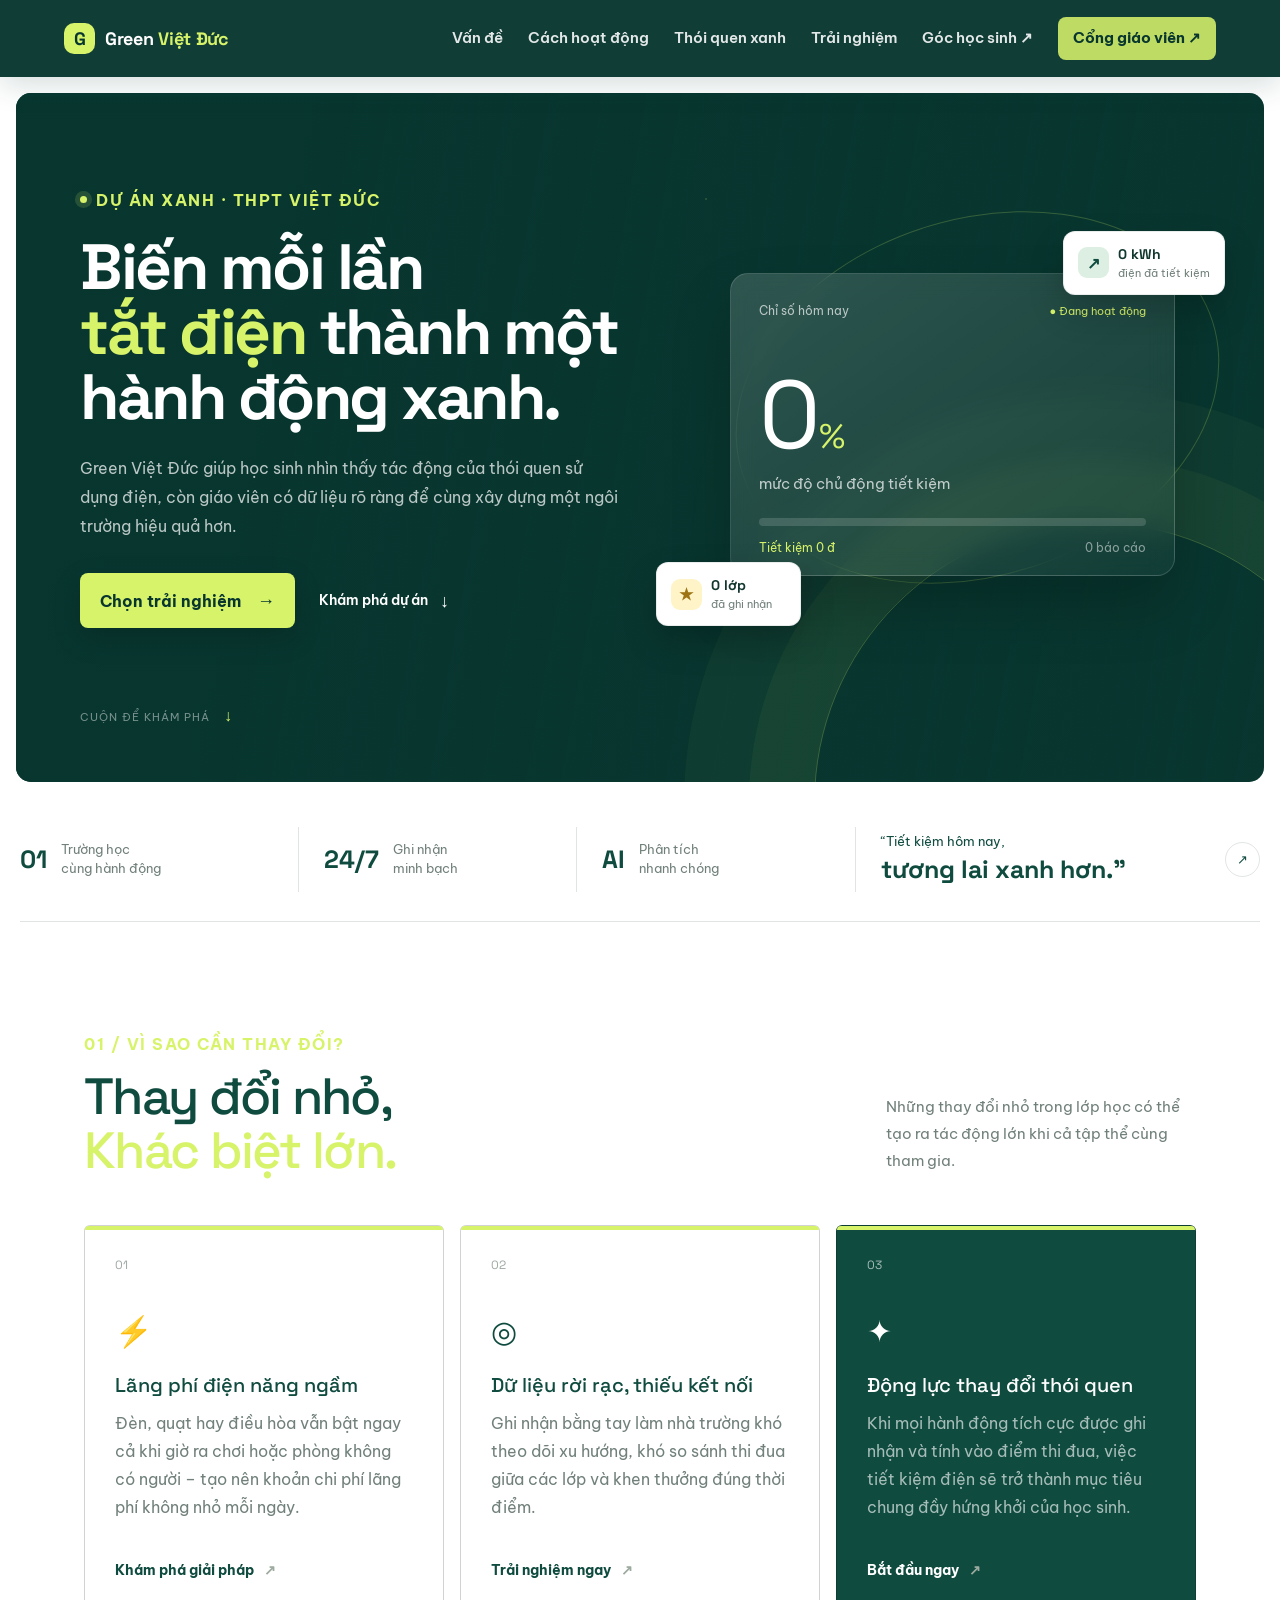
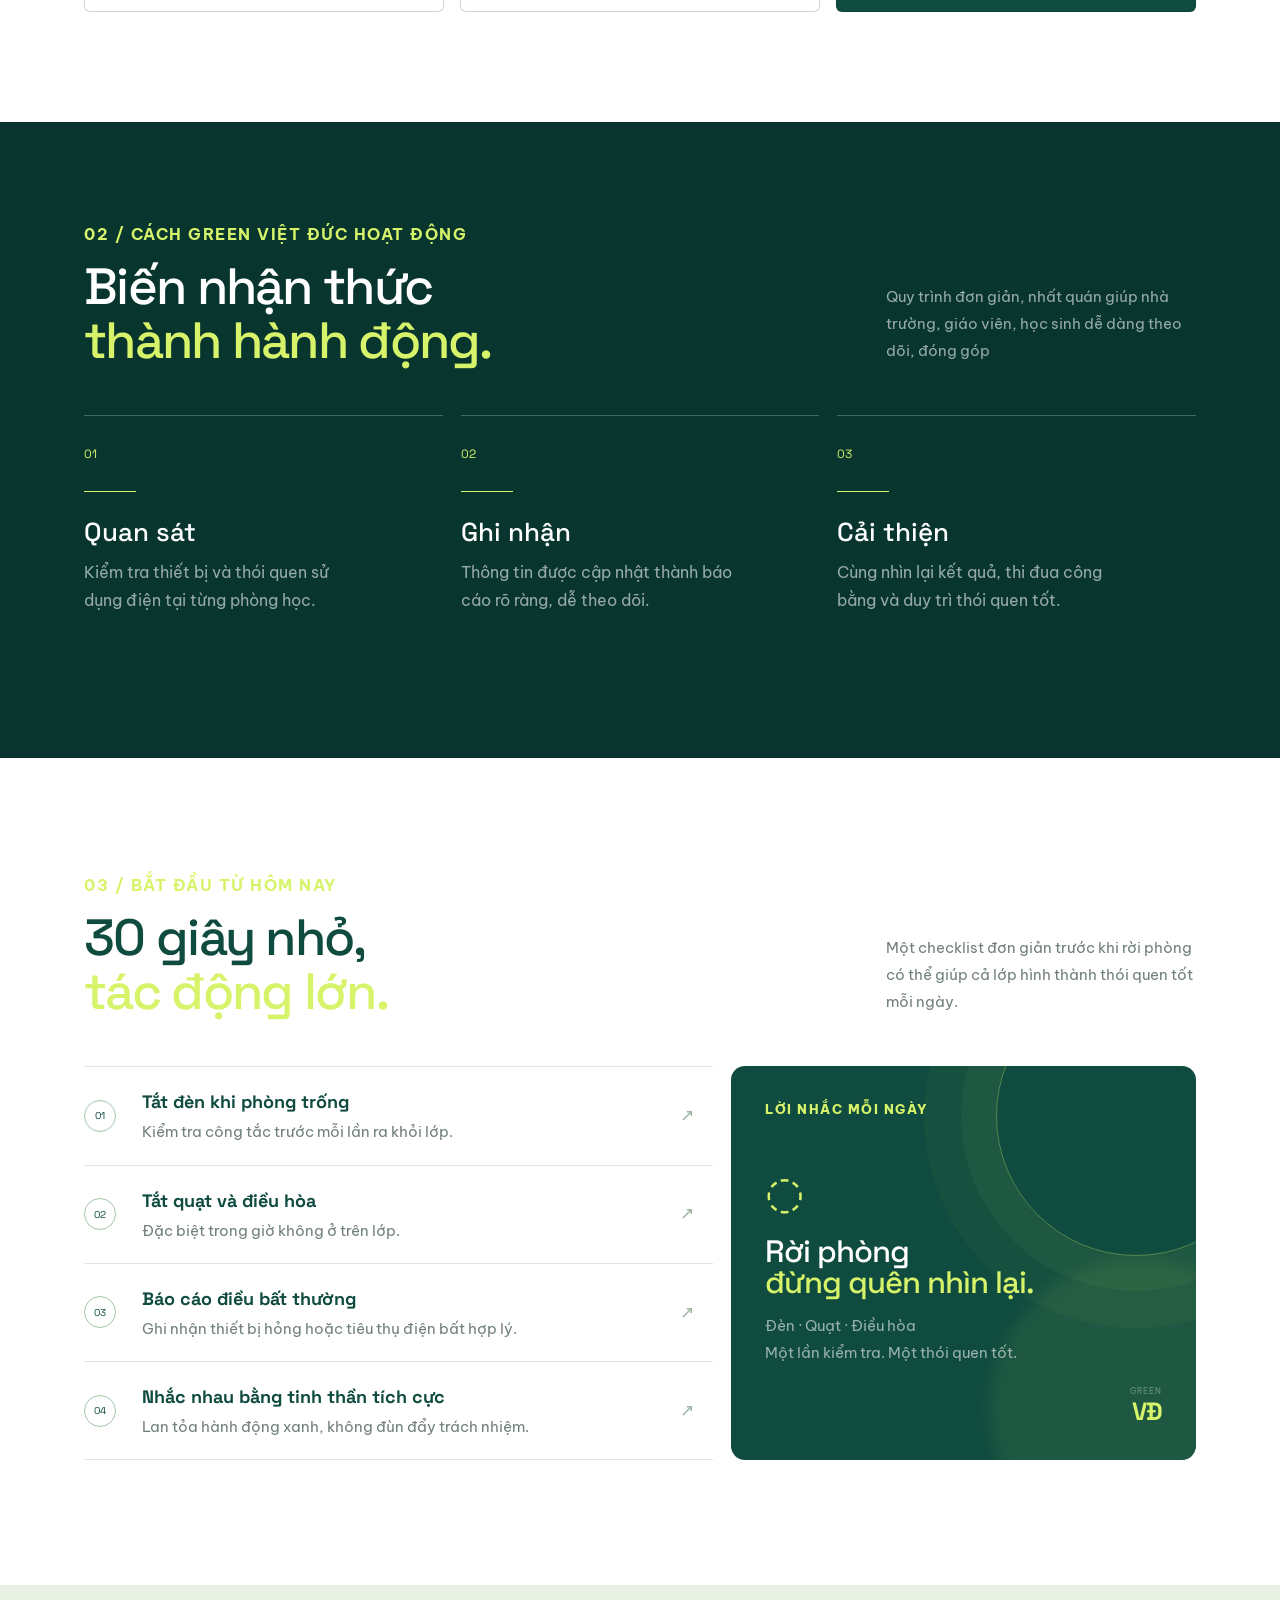
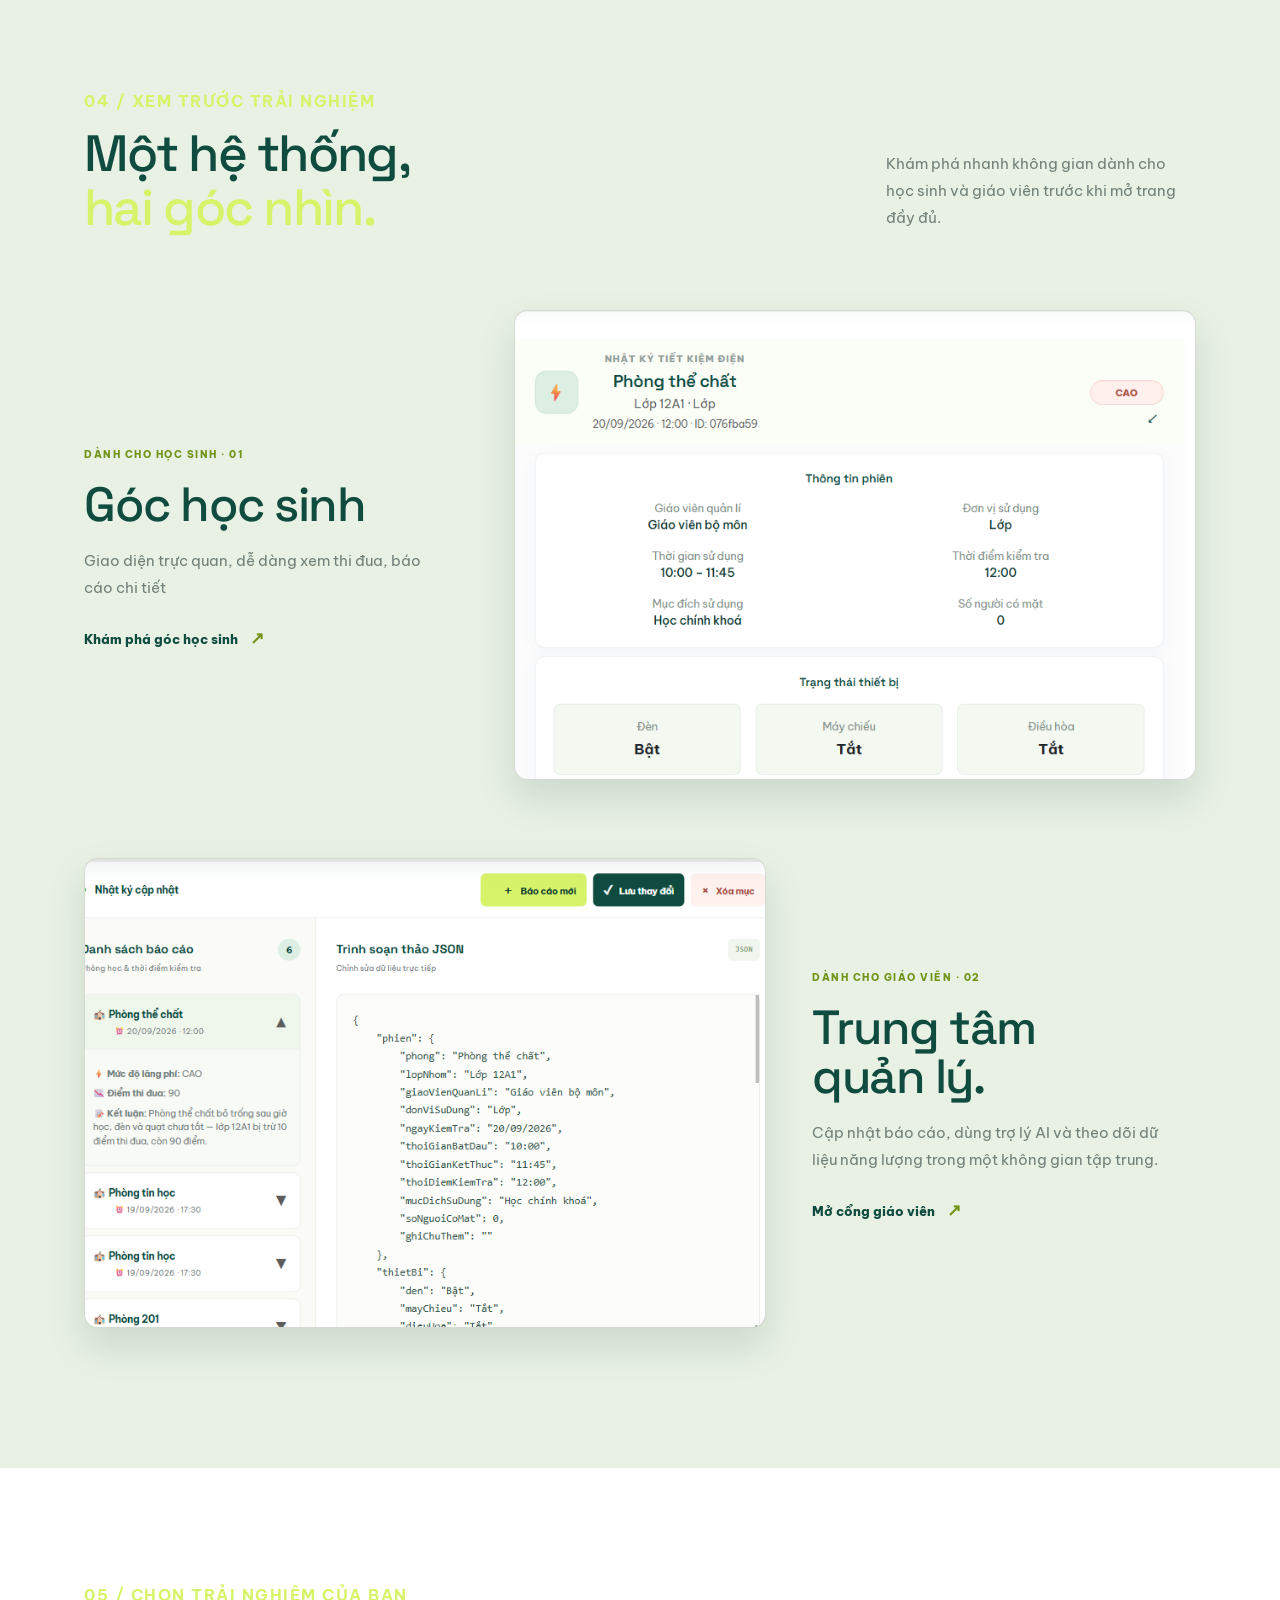
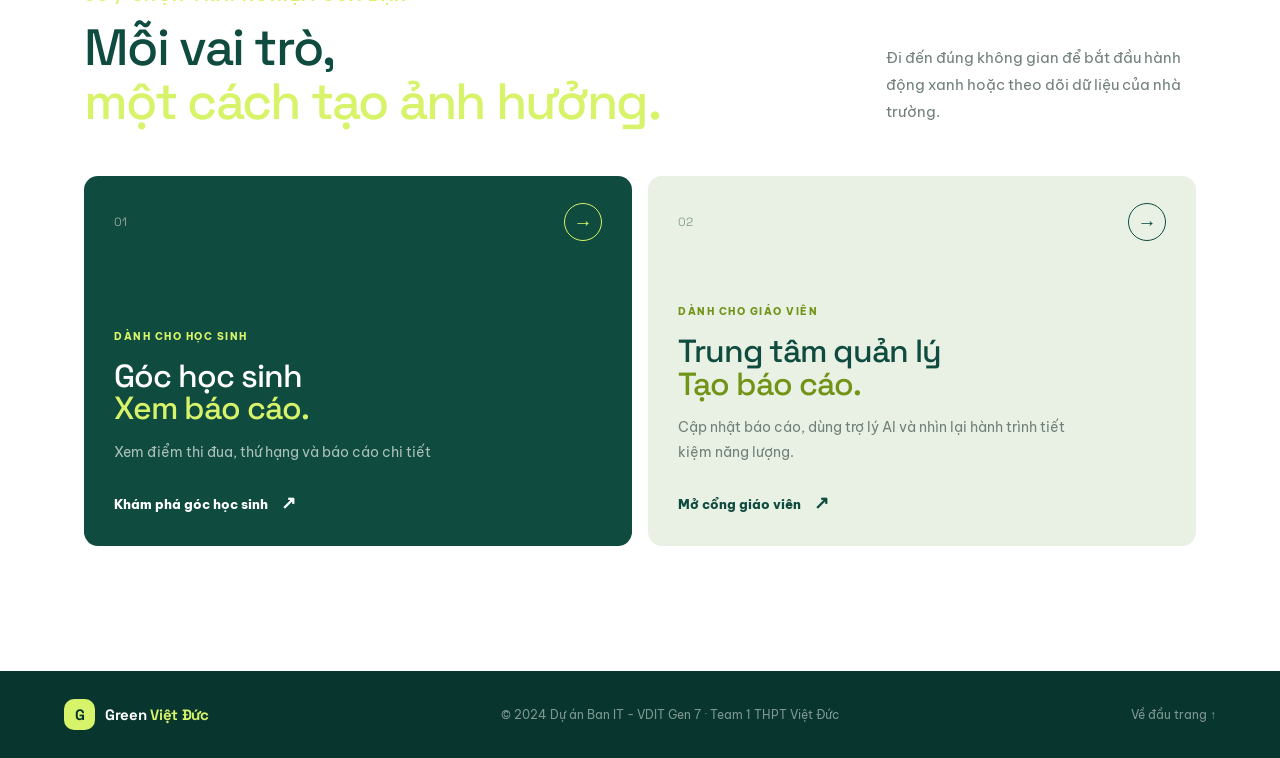
<file: index.html>
<!doctype html>
<html lang="vi">
  <head>
    <meta charset="UTF-8" />
    <meta name="viewport" content="width=device-width, initial-scale=1.0" />
    <title>Tiết Kiệm Điện - THPT Việt Đức | Team 1</title>
    <link rel="stylesheet" href="style.css" />
    <link
      href="https://fonts.googleapis.com/css2?family=Be+Vietnam+Pro:wght@400;500;600;700;800&family=Space+Grotesk:wght@500;600;700&display=swap"
      rel="stylesheet"
    />
    <link
      href="https://cdn.jsdelivr.net/npm/bootstrap@5.3.8/dist/css/bootstrap.min.css"
      rel="stylesheet"
      integrity="sha384-sRIl4kxILFvY47J16cr9ZwB07vP4J8+LH7qKQnuqkuIAvNWLzeN8tE5YBujZqJLB"
      crossorigin="anonymous"
    />
  </head>
  <body>
    <header>
      <a class="logo" href="#top" aria-label="Green Việt Đức - Trang chủ">
        <span class="logo-mark">G</span>
        <span>Green <strong>Việt Đức</strong></span>
      </a>
      <button class="menu-toggle" id="menu-toggle" aria-label="Toggle Menu">
        ☰
      </button>
      <nav id="nav-menu">
        <a href="#thuc-trang">Vấn đề</a>
        <a href="#quy-trinh">Cách hoạt động</a>
        <a href="#thoi-quen">Thói quen xanh</a>
        <a href="#trai-nghiem">Trải nghiệm</a>
        <a href="student.html" class=""
          >Góc học sinh <span>↗</span></a
        >
        <a href="admin.html" class="nav-admin-btn"
          >Cổng giáo viên <span>↗</span></a
        >
      </nav>
    </header>

    <main id="top">
      <section class="banner">
        <div class="hero-grid">
          <div class="banner-content">
            <div class="eyebrow"><span></span> Dự án xanh · THPT Việt Đức</div>
            <h1>
              Biến mỗi lần <em class="text-nowrap">tắt điện</em> thành một hành
              động xanh.
            </h1>
            <p>
              Green Việt Đức giúp học sinh nhìn thấy tác động của thói quen sử
              dụng điện, còn giáo viên có dữ liệu rõ ràng để cùng xây dựng một
              ngôi trường hiệu quả hơn.
            </p>
            <div class="hero-actions">
              <a href="#trai-nghiem" class="btn-primary"
                >Chọn trải nghiệm <span>→</span></a
              >
              <a href="#quy-trinh" class="btn-secondary"
                >Khám phá dự án <span>↓</span></a
              >
            </div>
          </div>

          <div
            class="hero-visual"
            aria-label="Tổng quan hoạt động tiết kiệm điện"
          >
            <div class="visual-orbit orbit-one"></div>
            <div class="visual-orbit norbit-two"></div>
            <div class="energy-panel">
              <div class="panel-topline">
                <span>Chỉ số hôm nay</span
                ><span class="status-pill">● Đang hoạt động</span>
              </div>
              <div class="energy-number">
                <span id="energy-score">0</span><span>%</span>
              </div>
              <div class="energy-label">mức độ chủ động tiết kiệm</div>
              <div class="meter"><span id="energy-meter-fill"></span></div>
              <div class="panel-bottomline">
                <span id="energy-saved-vnd">Tiết kiệm 0 đ</span
                ><span id="energy-report-count">0 báo cáo</span>
              </div>
            </div>
            <div class="floating-chip chip-save">
              <span>↗</span><strong id="energy-saved-kwh">2,38 kWh</strong
              ><small>điện đã tiết kiệm</small>
            </div>
            <div class="floating-chip chip-class">
              <span>★</span><strong id="energy-class-count">0 lớp</strong
              ><small>đã ghi nhận</small>
            </div>
          </div>
        </div>
        <div class="hero-scroll">Cuộn để khám phá <span>↓</span></div>
      </section>

      <section class="impact-strip" aria-label="Tổng quan dự án">
        <div class="impact-item">
          <strong>01</strong><span>Trường học<br />cùng hành động</span>
        </div>
        <div class="impact-item">
          <strong>24/7</strong><span>Ghi nhận<br />minh bạch</span>
        </div>
        <div class="impact-item">
          <strong>AI</strong><span>Phân tích<br />nhanh chóng</span>
        </div>
        <div class="impact-item impact-quote">
          <span
            >“Tiết kiệm hôm nay,<br /><strong
              >tương lai xanh hơn.”</strong
            ></span
          ><i>↗</i>
        </div>
      </section>

      <section id="thuc-trang" class="content-section story-section">
        <div class="section-heading reveal">
          <div>
            <span class="section-kicker">01 / Vì sao cần thay đổi?</span>
            <h2>Thay đổi nhỏ, <br /><em>Khác biệt lớn.</em></h2>
          </div>
          <p>
            Những thay đổi nhỏ trong lớp học có thể tạo ra tác động lớn khi cả
            tập thể cùng tham gia.
          </p>
        </div>
        <div class="cards-grid issue-grid">
          <article class="card issue-card reveal">
            <div class="card-index">01</div>
            <div class="card-icon">⚡</div>
            <h3>Lãng phí điện năng ngầm</h3>
            <p>
              Đèn, quạt hay điều hòa vẫn bật ngay cả khi giờ ra chơi hoặc phòng
              không có người – tạo nên khoản chi phí lãng phí không nhỏ mỗi
              ngày.
            </p>
            <a href="#quy-trinh" class="text-link"
              >Khám phá giải pháp <span>↗</span></a
            >
          </article>
          <article class="card issue-card reveal">
            <div class="card-index">02</div>
            <div class="card-icon">◎</div>
            <h3>Dữ liệu rời rạc, thiếu kết nối</h3>
            <p>
              Ghi nhận bằng tay làm nhà trường khó theo dõi xu hướng, khó so
              sánh thi đua giữa các lớp và khen thưởng đúng thời điểm.
            </p>
            <a href="#trai-nghiem" class="text-link"
              >Trải nghiệm ngay <span>↗</span></a
            >
          </article>
          <article class="card issue-card issue-card-dark reveal">
            <div class="card-index">03</div>
            <div class="card-icon">✦</div>
            <h3>Động lực thay đổi thói quen</h3>
            <p>
              Khi mọi hành động tích cực được ghi nhận và tính vào điểm thi đua,
              việc tiết kiệm điện sẽ trở thành mục tiêu chung đầy hứng khởi của
              học sinh.
            </p>
            <a href="#quy-trinh" class="text-link"
              >Bắt đầu ngay <span>↗</span></a
            >
          </article>
        </div>
      </section>

      <section id="quy-trinh" class="process-section">
        <div class="content-section process-inner">
          <div class="section-heading light-heading reveal">
            <div>
              <span class="section-kicker"
                >02 / Cách Green Việt Đức hoạt động</span
              >
              <h2>Biến nhận thức <br /><em>thành hành động.</em></h2>
            </div>
            <p>
              Quy trình đơn giản, nhất quán giúp nhà trường, giáo viên, học sinh
              dễ dàng theo dõi, đóng góp
            </p>
          </div>
          <div class="process-grid">
            <div class="process-step reveal">
              <span>01</span>
              <div class="step-line"></div>
              <h3>Quan sát</h3>
              <p>
                Kiểm tra thiết bị và thói quen sử dụng điện tại từng phòng học.
              </p>
            </div>
            <div class="process-step reveal">
              <span>02</span>
              <div class="step-line"></div>
              <h3>Ghi nhận</h3>
              <p>Thông tin được cập nhật thành báo cáo rõ ràng, dễ theo dõi.</p>
            </div>
            <div class="process-step reveal">
              <span>03</span>
              <div class="step-line"></div>
              <h3>Cải thiện</h3>
              <p>
                Cùng nhìn lại kết quả, thi đua công bằng và duy trì thói quen
                tốt.
              </p>
            </div>
          </div>
        </div>
      </section>

      <section id="thoi-quen" class="habits-section content-section">
        <div class="section-heading reveal">
          <div>
            <span class="section-kicker">03 / Bắt đầu từ hôm nay</span>
            <h2>30 giây nhỏ,<br /><em>tác động lớn.</em></h2>
          </div>
          <p>
            Một checklist đơn giản trước khi rời phòng có thể giúp cả lớp hình
            thành thói quen tốt mỗi ngày.
          </p>
        </div>
        <div class="habits-layout">
          <div class="habit-list reveal">
            <div class="habit-item">
              <span class="habit-check">01</span>
              <div>
                <strong>Tắt đèn khi phòng trống</strong>
                <p>Kiểm tra công tắc trước mỗi lần ra khỏi lớp.</p>
              </div>
              <span class="habit-arrow">↗</span>
            </div>
            <div class="habit-item">
              <span class="habit-check">02</span>
              <div>
                <strong>Tắt quạt và điều hòa</strong>
                <p>Đặc biệt trong giờ không ở trên lớp.</p>
              </div>
              <span class="habit-arrow">↗</span>
            </div>
            <div class="habit-item">
              <span class="habit-check">03</span>
              <div>
                <strong>Báo cáo điều bất thường</strong>
                <p>Ghi nhận thiết bị hỏng hoặc tiêu thụ điện bất hợp lý.</p>
              </div>
              <span class="habit-arrow">↗</span>
            </div>
            <div class="habit-item">
              <span class="habit-check">04</span>
              <div>
                <strong>Nhắc nhau bằng tinh thần tích cực</strong>
                <p>Lan tỏa hành động xanh, không đùn đẩy trách nhiệm.</p>
              </div>
              <span class="habit-arrow">↗</span>
            </div>
          </div>
          <div class="habit-poster reveal">
            <div class="poster-glow"></div>
            <span class="poster-label">LỜI NHẮC MỖI NGÀY</span>
            <div class="poster-icon">◌</div>
            <h3>Rời phòng<br /><em>đừng quên nhìn lại.</em></h3>
            <p>
              Đèn · Quạt · Điều hòa<br />Một lần kiểm tra. Một thói quen tốt.
            </p>
            <div class="poster-stamp">GREEN<br /><strong>VĐ</strong></div>
          </div>
        </div>
      </section>

      <section class="showcase-section">
        <div class="showcase-inner content-section">
          <div class="section-heading reveal">
            <div>
              <span class="section-kicker">04 / Xem trước trải nghiệm</span>
              <h2>Một hệ thống,<br /><em>hai góc nhìn.</em></h2>
            </div>
            <p>
              Khám phá nhanh không gian dành cho học sinh và giáo viên trước khi
              mở trang đầy đủ.
            </p>
          </div>
          <div class="showcase-list">
            <a class="showcase-row reveal" href="student.html">
              <div class="showcase-copy">
                <span class="showcase-label">DÀNH CHO HỌC SINH · 01</span>
                <h3>Góc học sinh</h3>
                <p>
                  Giao diện trực quan, dễ dàng xem thi đua, báo cáo chi tiết
                </p>
                <span class="showcase-link"
                  >Khám phá góc học sinh <strong>↗</strong></span
                >
              </div>
              <div class="showcase-image">
                <img
                  src="screenshot.png"
                  alt="Ảnh xem trước trang Góc học sinh"
                  loading="lazy"
                />
              </div>
            </a>
            <a
              class="showcase-row showcase-row-reverse reveal"
              href="admin.html"
            >
              <div class="showcase-copy">
                <span class="showcase-label">DÀNH CHO GIÁO VIÊN · 02</span>
                <h3>Trung tâm <br> quản lý.</em></h3>
                <p>
                  Cập nhật báo cáo, dùng trợ lý AI và theo dõi dữ liệu năng
                  lượng trong một không gian tập trung.
                </p>
                <span class="showcase-link"
                  >Mở cổng giáo viên <strong>↗</strong></span
                >
              </div>
              <div class="showcase-image">
                <img
                  src="screenshot2.png"
                  alt="Ảnh xem trước Trung tâm điều hành giáo viên"
                  loading="lazy"
                />
              </div>
            </a>
          </div>
        </div>
      </section>

      <section id="trai-nghiem" class="experience-section content-section">
        <div class="section-heading reveal">
          <div>
            <span class="section-kicker">05 / Chọn trải nghiệm của bạn</span>
            <h2>Mỗi vai trò,<br /><em>một cách tạo ảnh hưởng.</em></h2>
          </div>
          <p>
            Đi đến đúng không gian để bắt đầu hành động xanh hoặc theo dõi dữ
            liệu của nhà trường.
          </p>
        </div>
        <div class="experience-grid">
          <a
            class="experience-card experience-student reveal"
            href="student.html"
          >
            <div class="experience-card-top">
              <span class="experience-number">01</span
              ><span class="experience-icon">→</span>
            </div>
            <div class="experience-card-content">
              <span class="experience-label">DÀNH CHO HỌC SINH</span>
              <h3>Góc học sinh<br /><em>Xem báo cáo.</em></h3>
              <p>
                Xem điểm thi đua, thứ hạng và báo cáo chi tiết
              </p>
              <span class="experience-link"
                >Khám phá góc học sinh <strong>↗</strong></span
              >
            </div>
          </a>
          <a
            class="experience-card experience-teacher reveal"
            href="admin.html"
          >
            <div class="experience-card-top">
              <span class="experience-number">02</span
              ><span class="experience-icon">→</span>
            </div>
            <div class="experience-card-content">
              <span class="experience-label">DÀNH CHO GIÁO VIÊN</span>
              <h3>Trung tâm quản lý<br /><em>Tạo báo cáo.</em></h3>
              <p>
                Cập nhật báo cáo, dùng trợ lý AI và nhìn lại hành trình tiết
                kiệm năng lượng.
              </p>
              <span class="experience-link"
                >Mở cổng giáo viên <strong>↗</strong></span
              >
            </div>
          </a>
        </div>
      </section>
    </main>

    <footer>
      <div class="footer-inner">
        <div class="logo footer-logo">
          <span class="logo-mark">G</span
          ><span>Green <strong>Việt Đức</strong></span>
        </div>
        <p>© 2024 Dự án Ban IT - VDIT Gen 7 · Team 1 THPT Việt Đức</p>
        <a href="#top">Về đầu trang ↑</a>
      </div>
    </footer>

    <!-- JavaScript Trang Học Sinh -->
    <script
      src="https://cdn.jsdelivr.net/npm/bootstrap@5.3.8/dist/js/bootstrap.bundle.min.js"
      integrity="sha384-FKyoEForCGlyvwx9Hj09JcYn3nv7wiPVlz7YYwJrWVcXK/BmnVDxM+D2scQbITxI"
      crossorigin="anonymous"
    ></script>
    <script src="effect.js"></script>
    <script src="json_viewer.js"></script>
  </body>
</html>
</file>
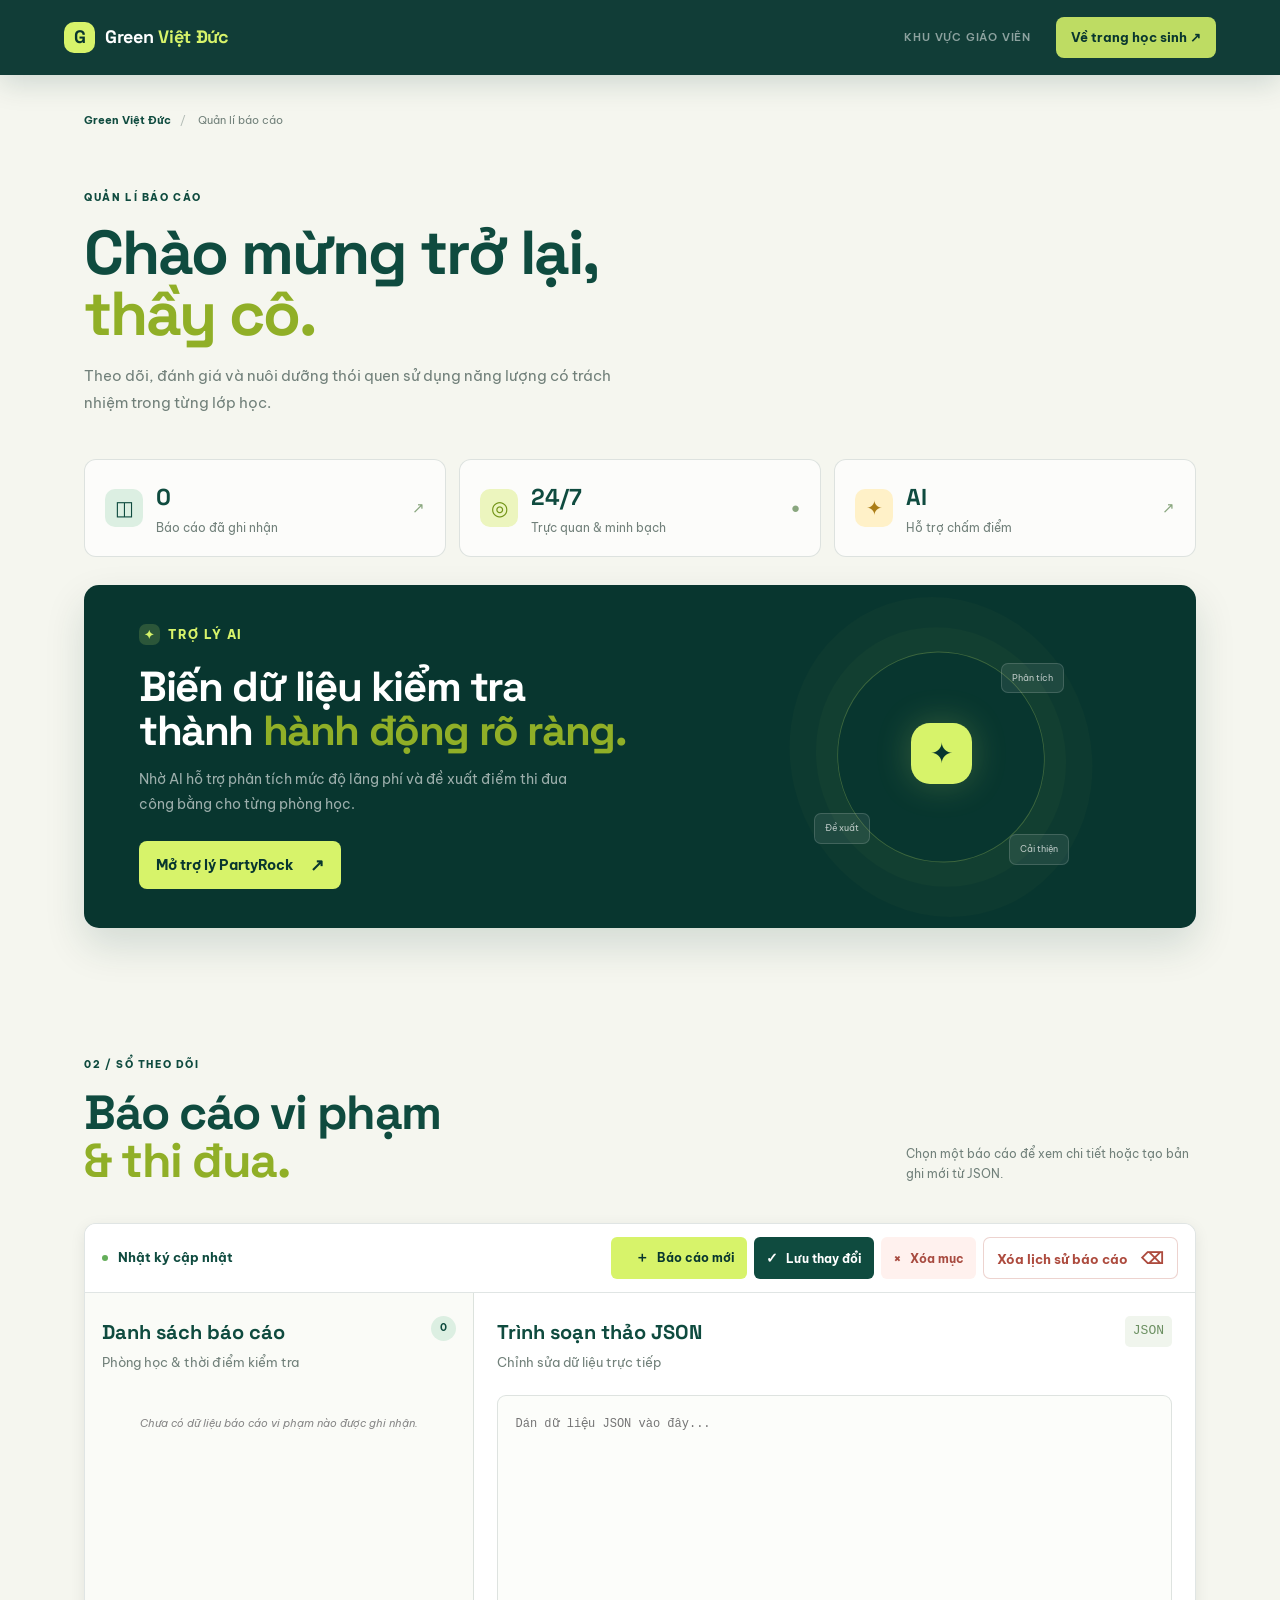
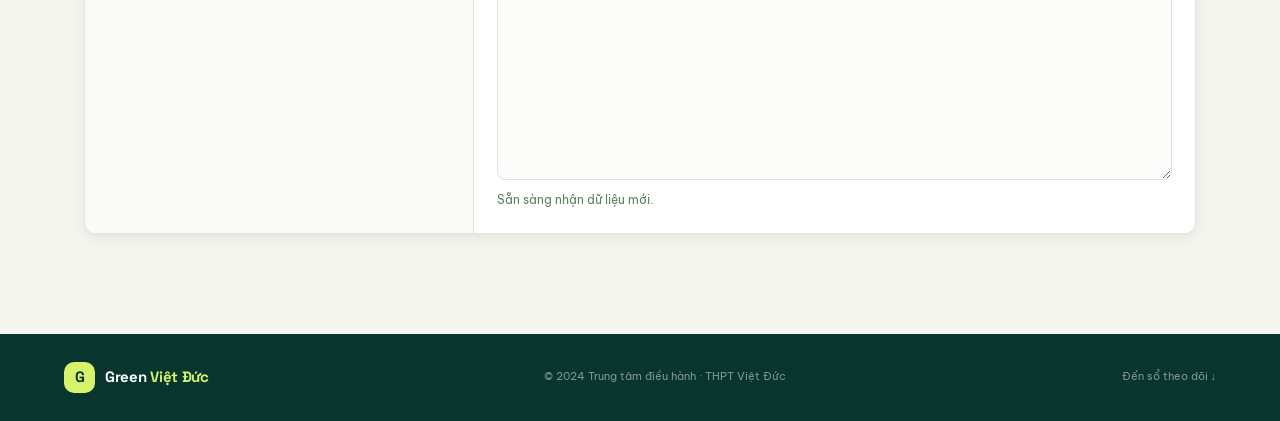
<file: admin.html>
<!DOCTYPE html>
<html lang="vi">
<head>
    <meta charset="UTF-8">
    <meta name="viewport" content="width=device-width, initial-scale=1.0">
    <title>Quản lí báo cáo - Green Việt Đức</title>
    <link rel="stylesheet" href="style.css">
    <link href="https://fonts.googleapis.com/css2?family=Be+Vietnam+Pro:wght@400;500;600;700;800&family=Space+Grotesk:wght@500;600;700&display=swap" rel="stylesheet">
</head>
<body class="admin-page">

    <header>
        <a class="logo" href="index.html" aria-label="Green Việt Đức - Trang chủ">
            <span class="logo-mark">G</span>
            <span>Green <strong>Việt Đức</strong></span>
        </a>
        <nav>
            <span class="admin-role">Khu vực giáo viên</span>
            <a href="index.html" class="nav-admin-btn">Về trang học sinh <span>↗</span></a>
        </nav>
    </header>

    <main class="admin-shell">
        <div class="admin-breadcrumb"><span>Green Việt Đức</span><i>/</i> Quản lí báo cáo</div>
        <section class="admin-welcome">
            <div>
                <span class="admin-kicker">QUẢN LÍ BÁO CÁO</span>
                <h1>Chào mừng trở lại,<br><em>thầy cô.</em></h1>
                <p>Theo dõi, đánh giá và nuôi dưỡng thói quen sử dụng năng lượng có trách nhiệm trong từng lớp học.</p>
            </div>
        </section>

        <section class="admin-stats" aria-label="Tổng quan báo cáo">
            <div class="admin-stat"><span class="stat-symbol">◫</span><div><strong id="report-count">--</strong><small>Báo cáo đã ghi nhận</small></div><b>↗</b></div>
            <div class="admin-stat"><span class="stat-symbol lime-symbol">◎</span><div><strong>24/7</strong><small>Trực quan & minh bạch</small></div><b>●</b></div>
            <div class="admin-stat"><span class="stat-symbol gold-symbol">✦</span><div><strong>AI</strong><small>Hỗ trợ chấm điểm</small></div><b>↗</b></div>
        </section>

        <section class="admin-ai-card">
            <div class="ai-copy">
                <div class="ai-badge"><span>✦</span> TRỢ LÝ AI</div>
                <h2>Biến dữ liệu kiểm tra<br>thành <em>hành động rõ ràng.</em></h2>
                <p>Nhờ AI hỗ trợ phân tích mức độ lãng phí và đề xuất điểm thi đua công bằng cho từng phòng học.</p>
                <button id="btn-mo-partyrock-admin" class="btn-partyrock-admin">Mở trợ lý PartyRock <span>↗</span></button>
            </div>
            <div class="ai-visual" aria-hidden="true"><div class="ai-orbit"></div><div class="ai-core">✦</div><span class="ai-tag tag-one">Phân tích</span><span class="ai-tag tag-two">Đề xuất</span><span class="ai-tag tag-three">Cải thiện</span></div>
        </section>
        <section id="danh-sach-bao-cao" class="admin-editor-section">
            <div class="admin-section-heading"><div><span class="admin-kicker">02 / SỔ THEO DÕI</span><h2>Báo cáo vi phạm<br><em>& thi đua.</em></h2></div><p>Chọn một báo cáo để xem chi tiết hoặc tạo bản ghi mới từ JSON.</p></div>
            <div class="wrapper admin-wrapper">
                <div class="toolbar">
                    <div class="toolbar-label"><span class="toolbar-live"></span> Nhật ký cập nhật</div>
                    <div class="toolbar-actions"><button id="newReport" class="btn-primary"><span>＋</span> Báo cáo mới</button><button id="saveReport" class="btn-save"><span>✓</span> Lưu thay đổi</button><button id="deleteReport" class="btn-delete"><span>×</span> Xóa mục</button><button id="btn-xoa-tat-ca" class="btn-danger">Xóa lịch sử báo cáo <span>⌫</span></button></div>
                </div>
                <div class="layout admin-layout">
                    <aside>
                        <div class="aside-heading"><div><strong>Danh sách báo cáo</strong><small>Phòng học & thời điểm kiểm tra</small></div><span id="report-total">0</span></div>
                        <div id="list-bao-cao-container" class="report-list"><p class="empty-msg">Chưa có dữ liệu báo cáo nào.</p></div>
                    </aside>
                    <div class="json-editor-panel">
                        <div class="editor-heading"><div><strong>Trình soạn thảo JSON</strong><small>Chỉnh sửa dữ liệu trực tiếp</small></div><span class="editor-status">JSON</span></div>
                        <textarea id="jsonInput" placeholder="Dán dữ liệu JSON vào đây..." spellcheck="false"></textarea>
                        <div class="editor-footer"><p id="status">Sẵn sàng nhận dữ liệu mới.</p></div>
                    </div>
                </div>
            </div>
        </section>
    </main>

    <!-- Footer -->
    <footer>
        <div class="footer-inner"><div class="logo footer-logo"><span class="logo-mark">G</span><span>Green <strong>Việt Đức</strong></span></div><p>© 2024 Trung tâm điều hành · THPT Việt Đức</p><a href="#danh-sach-bao-cao">Đến sổ theo dõi ↓</a></div>
    </footer>

    <!-- JavaScript Trang Giáo Viên -->
    <script src="effect.js"></script>
    <script src="json_manager.js"></script>
</body>
</html>
</file>
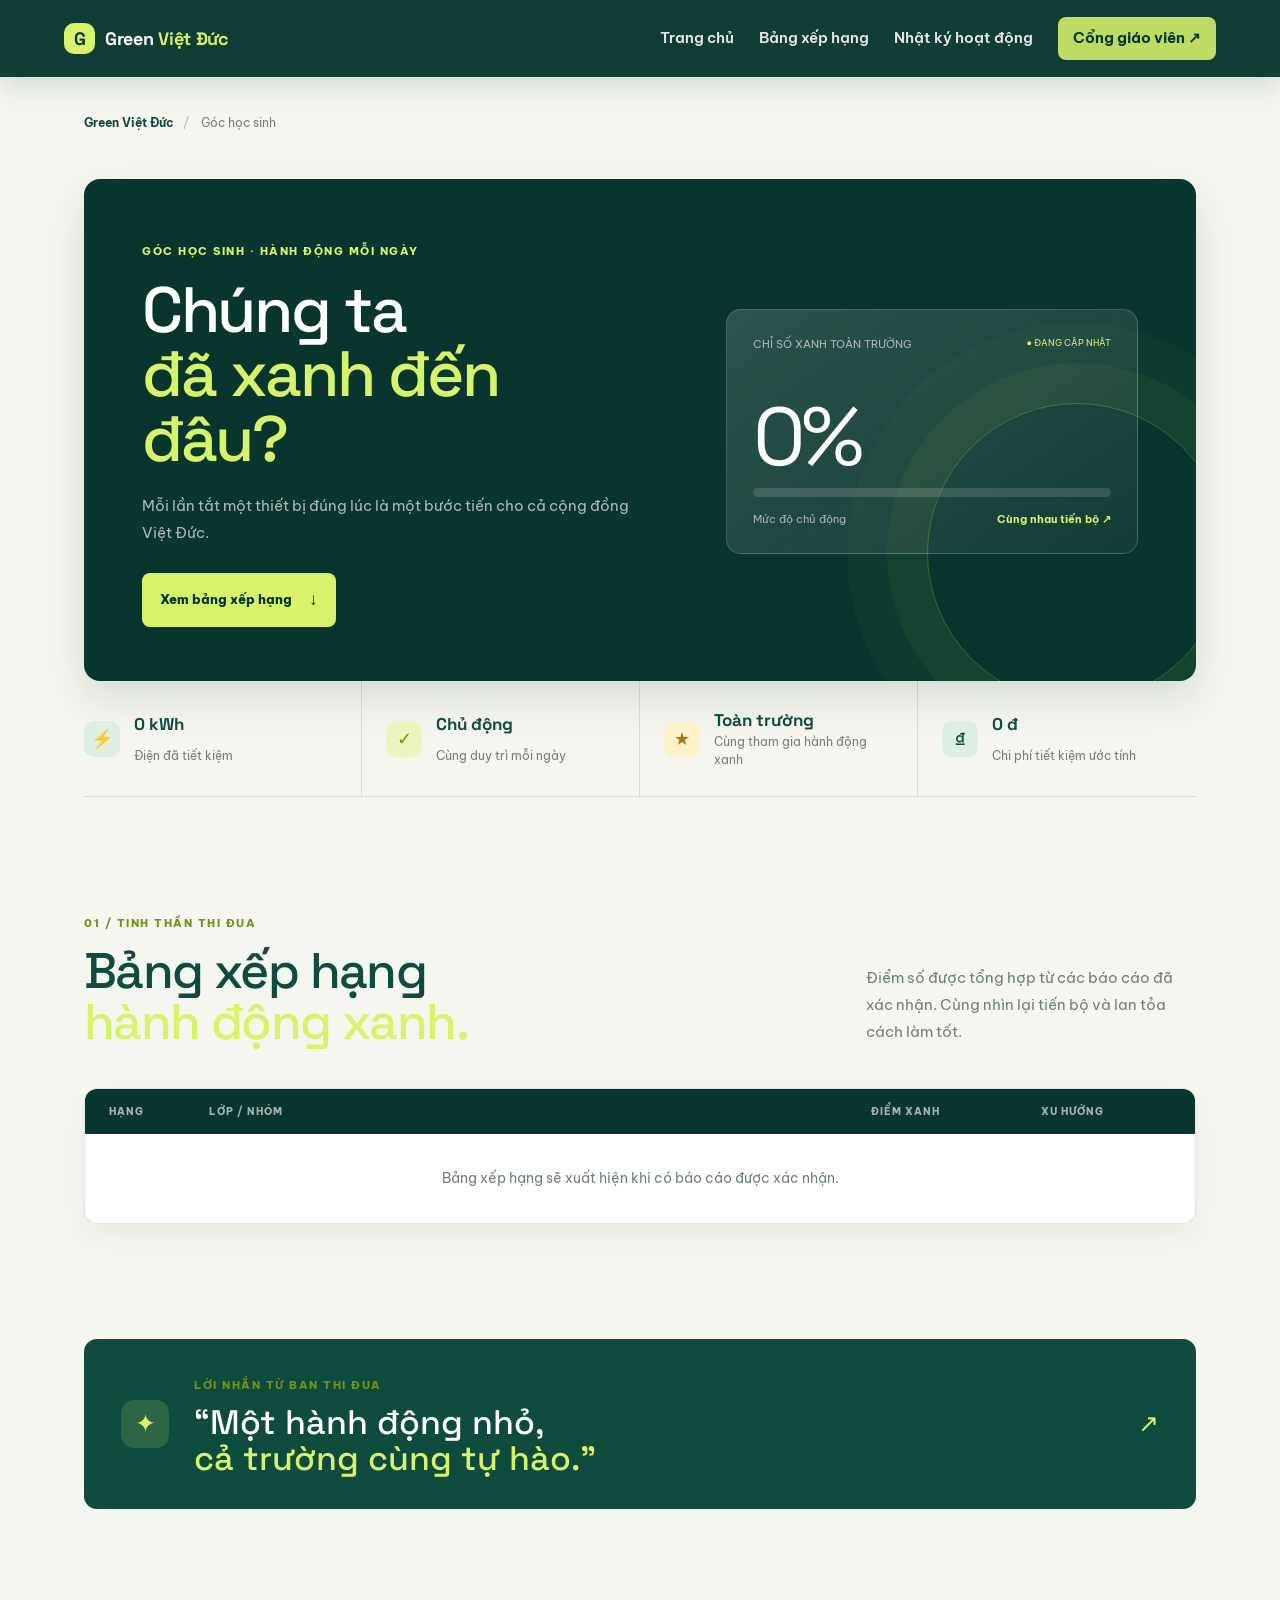
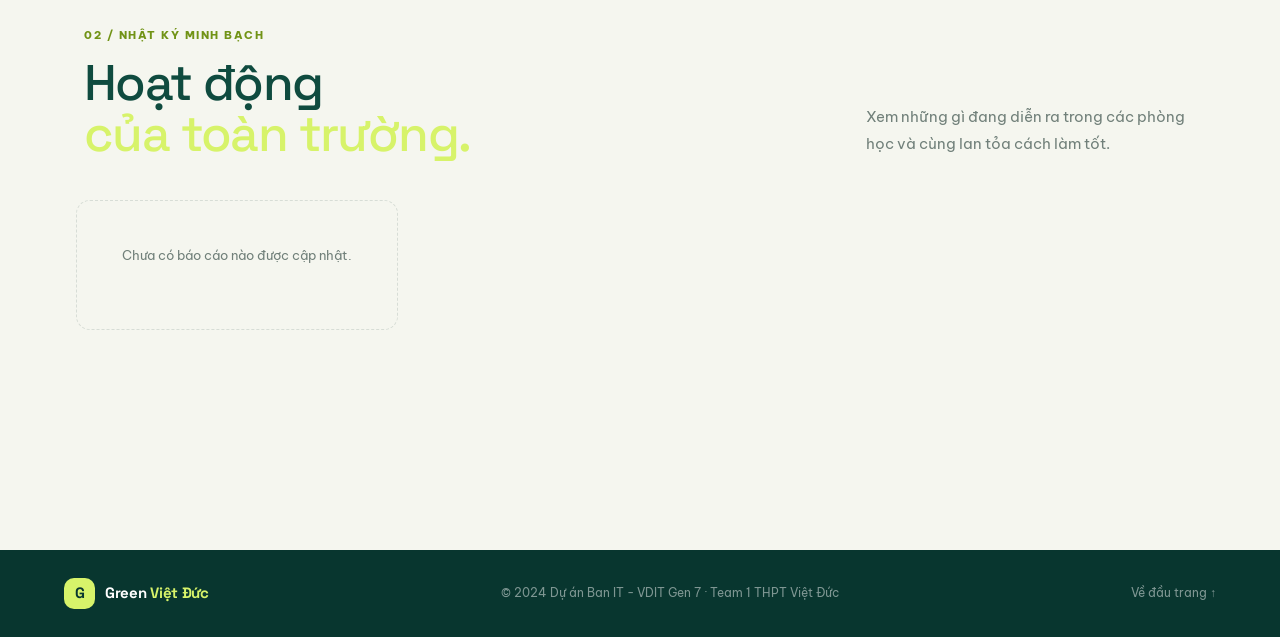
<file: student.html>
<!doctype html>
<html lang="vi">
  <head>
    <meta charset="UTF-8" />
    <meta name="viewport" content="width=device-width, initial-scale=1.0" />
    <title>Góc học sinh - Green Việt Đức</title>
    <link rel="stylesheet" href="style.css" />
    <link
      href="https://fonts.googleapis.com/css2?family=Be+Vietnam+Pro:wght@400;500;600;700;800&family=Space+Grotesk:wght@500;600;700&display=swap"
      rel="stylesheet"
    />
    <link
      href="https://cdn.jsdelivr.net/npm/bootstrap@5.3.8/dist/css/bootstrap.min.css"
      rel="stylesheet"
      integrity="sha384-sRIl4kxILFvY47J16cr9ZwB07vP4J8+LH7qKQnuqkuIAvNWLzeN8tE5YBujZqJLB"
      crossorigin="anonymous"
    />
  </head>
  <body class="student-page">
    <header>
      <a class="logo" href="index.html" aria-label="Green Việt Đức - Trang chủ">
        <span class="logo-mark">G</span>
        <span>Green <strong>Việt Đức</strong></span>
      </a>
      <button class="menu-toggle" id="menu-toggle" aria-label="Mở menu">☰</button>
      <nav id="nav-menu">
        <a href="index.html">Trang chủ</a>
        <a href="#xep-hang">Bảng xếp hạng</a>
        <a href="#nhat-ky">Nhật ký hoạt động</a>
        <a href="admin.html" class="nav-admin-btn">Cổng giáo viên <span>↗</span></a>
      </nav>
    </header>

    <main class="student-shell">
      <div class="student-breadcrumb"><span>Green Việt Đức</span><i>/</i> Góc học sinh</div>

      <section class="student-hero">
        <div class="student-hero-copy">
          <span class="student-kicker">GÓC HỌC SINH · HÀNH ĐỘNG MỖI NGÀY</span>
          <h1>Chúng ta<br /><em>đã xanh đến đâu?</em></h1>
          <p>Mỗi lần tắt một thiết bị đúng lúc là một bước tiến cho cả cộng đồng Việt Đức.</p>
          <a href="#xep-hang" class="student-primary-btn">Xem bảng xếp hạng <span>↓</span></a>
        </div>
        <div class="student-score-card">
          <div class="score-topline"><span>CHỈ SỐ XANH TOÀN TRƯỜNG</span><span class="score-live">● ĐANG CẬP NHẬT</span></div>
          <div class="score-number" id="energy-score-2">78</div>
          <div class="score-meter"><span id="meterFill2"></span></div>
          <div class="score-bottomline"><span>Mức độ chủ động</span><strong>Cùng nhau tiến bộ ↗</strong></div>
        </div>
      </section>

      <section class="student-stats" aria-label="Tổng quan toàn trường">
        <div><span>⚡</span><strong id="student-saved-kwh">2,38 kWh</strong><small>Điện đã tiết kiệm</small></div>
        <div><span>✓</span><strong>Chủ động</strong><small>Cùng duy trì mỗi ngày</small></div>
        <div><span>★</span><strong>Toàn trường</strong><small>Cùng tham gia hành động xanh</small></div>
        <div><span>₫</span><strong id="student-saved-vnd">7.125 đ</strong><small>Chi phí tiết kiệm ước tính</small></div>
      </section>

      <section id="xep-hang" class="student-ranking">
        <div class="student-section-heading">
          <div><span class="student-kicker">01 / TINH THẦN THI ĐUA</span><h2>Bảng xếp hạng<br /><em>hành động xanh.</em></h2></div>
          <p>Điểm số được tổng hợp từ các báo cáo đã xác nhận. Cùng nhìn lại tiến bộ và lan tỏa cách làm tốt.</p>
        </div>
        <div class="ranking-table">
          <div class="ranking-header"><span>Hạng</span><span>Lớp / nhóm</span><span>Điểm xanh</span><span>Xu hướng</span></div>
          <div id="rankingList"><div class="ranking-empty">Bảng xếp hạng sẽ xuất hiện khi có báo cáo được xác nhận.</div></div>
        </div>
      </section>

      <section class="student-message">
        <div class="message-mark">✦</div>
        <div><span class="student-kicker">LỜI NHẮN TỪ BAN THI ĐUA</span><h2>“Một hành động nhỏ,<br /><em>cả trường cùng tự hào.”</em></h2></div>
        <span class="message-arrow">↗</span>
      </section>

      <section id="nhat-ky" class="student-reports">
        <div class="student-section-heading">
          <div><span class="student-kicker">02 / NHẬT KÝ MINH BẠCH</span><h2>Hoạt động<br /><em>của toàn trường.</em></h2></div>
          <p>Xem những gì đang diễn ra trong các phòng học và cùng lan tỏa cách làm tốt.</p>
        </div>
        <div id="reportList" class="row g-3 mt-3 report-list-wrap"></div>
      </section>
    </main>

    <footer>
      <div class="footer-inner"><div class="logo footer-logo"><span class="logo-mark">G</span><span>Green <strong>Việt Đức</strong></span></div><p>© 2024 Dự án Ban IT - VDIT Gen 7 · Team 1 THPT Việt Đức</p><a href="#top">Về đầu trang ↑</a></div>
    </footer>

    <script src="https://cdn.jsdelivr.net/npm/bootstrap@5.3.8/dist/js/bootstrap.bundle.min.js" integrity="sha384-FKyoEForCGlyvwx9Hj09JcYn3nv7wiPVlz7YYwJrWVcXK/BmnVDxM+D2scQbITxI" crossorigin="anonymous"></script>
    <script src="effect.js"></script>
    <script src="json_viewer.js"></script>
  </body>
</html>
</file>
<file: style.css>
/* --- TỔNG QUAN VÀ RESET STYLES --- */
* {
    margin: 0;
    padding: 0;
    box-sizing: border-box;
    /* font-family: 'Roboto', sans-serif; */
}

body {
    background-color: #f4f7f6;
    color: #333;
    line-height: 1.6;
}

/* --- HEADER & NAVIGATION --- */
header {
    background: #1b5e20;
    color: white;
    padding: 15px 5%;
    display: flex;
    justify-content: space-between;
    align-items: center;
    position: sticky;
    top: 0;
    z-index: 1000;
    box-shadow: 0 4px 10px rgba(0, 0, 0, 0.15);
}

.logo {
    font-size: 22px;
    font-weight: 700;
    letter-spacing: 0.5px;
}

nav {
    display: flex;
    align-items: center;
    gap: 20px;
}

nav a {
    color: white;
    text-decoration: none;
    font-weight: 500;
    transition: color 0.3s;
}

nav a:hover {
    color: #a5d6a7;
}

.nav-admin-btn {
    background: #fbc02d;
    color: #1b5e20 !important;
    padding: 8px 16px;
    border-radius: 20px;
    font-weight: bold !important;
    transition: transform 0.2s, background 0.2s !important;
}

.nav-admin-btn:hover {
    background: #fdd835 !important;
    transform: scale(1.05);
}

.menu-toggle {
    display: none;
    background: none;
    border: none;
    color: white;
    font-size: 26px;
    cursor: pointer;
}

/* --- BANNER CHÍNH --- */
.banner {
    background: linear-gradient(135deg, rgba(27, 94, 32, 0.75), rgba(46, 125, 50, 0.65)), url('https://images.unsplash.com/photo-1497435334941-8c899ee9e8e9?auto=format&fit=crop&w=1200&q=80');
    background-size: cover;
    background-position: center;
    color: white;
    text-align: center;
    padding: 90px 20px;
}

.banner h1 {
    font-size: 34px;
    margin-bottom: 15px;
    font-weight: 700;
}

.banner p {
    font-size: 18px;
    max-width: 700px;
    margin: 0 auto 30px auto;
    opacity: 0.95;
}

.btn-primary {
    display: inline-block;
    background: #fbc02d;
    color: #1b5e20;
    padding: 14px 32px;
    font-size: 16px;
    font-weight: 700;
    border-radius: 30px;
    text-decoration: none;
    box-shadow: 0 4px 15px rgba(0, 0, 0, 0.2);
    transition: all 0.3s;
}

.btn-primary:hover {
    background: #fff;
    transform: translateY(-3px);
}

/* --- CONTENT SECTIONS --- */
.content-section {
    padding: 60px 5%;
    margin: 0 auto;
}

.content-section-big {
    padding: 60px 5%;
    margin: 0 auto;
}

.section-title {
    text-align: center;
    font-size: 28px;
    color: #1b5e20;
    margin-bottom: 30px;
    position: relative;
}

.section-title::after {
    content: '';
    display: block;
    width: 60px;
    height: 4px;
    background: #fbc02d;
    margin: 10px auto 0 auto;
    border-radius: 2px;
}

/* --- CARDS GRID --- */
.cards-grid {
    display: grid;
    grid-template-columns: repeat(auto-fit, minmax(280px, 1fr));
    gap: 25px;
}

.card {
    background: white;
    padding: 30px;
    border-radius: 12px;
    box-shadow: 0 5px 15px rgba(0, 0, 0, 0.05);
    text-align: center;
    border-top: 4px solid #2e7d32;
    transition: transform 0.3s;
}

.card:hover {
    transform: translateY(-5px);
}

.card-icon {
    font-size: 40px;
    margin-bottom: 15px;
}

.card h3 {
    margin-bottom: 12px;
    color: #1b5e20;
}

/* --- REPORT CARDS (ACCORDION TẠI TRANG HỌC SINH) --- */
.report-list {
    max-width: 750px;
    margin: 0 auto;
}

.report-card {
    background: white;
    border: 1px solid #e0e0e0;
    border-radius: 10px;
    margin-bottom: 15px;
    overflow: hidden;
    box-shadow: 0 2px 8px rgba(0, 0, 0, 0.04);
}

.report-header {
    padding: 18px 20px;
    display: flex;
    justify-content: space-between;
    align-items: center;
    cursor: pointer;
    background: #fff;
    transition: background 0.2s;
}

.report-header:hover {
    background: #f1f8e9;
}

.report-time {
    display: inline-block;
    margin-left: 12px;
    font-size: 13px;
    color: #777;
    font-weight: normal;
}

.btn-arrow {
    background: none;
    border: none;
    font-size: 16px;
    color: #5c5c5c;
    cursor: pointer;
}

.report-detail {
    display: none;
    padding: 18px 20px;
    border-top: 1px solid #eee;
    background: #fafafa;
}

.detail-content p {
    margin: 8px 0;
}

.badge-red {
    color: #d32f2f;
    font-weight: bold;
}

.badge-green {
    color: #2e7d32;
    font-weight: bold;
}

.empty-msg {
    text-align: center;
    color: #888;
    font-style: italic;
}

/* --- TRANG ADMIN (GIÁO VIÊN) --- */
.admin-card {
    background: white;
    padding: 35px;
    border-radius: 12px;
    box-shadow: 0 4px 15px rgba(0, 0, 0, 0.08);
    max-width: 750px;
    margin: 0 auto;
}

.admin-desc {
    margin-bottom: 20px;
    color: #666;
}

/* BLOCK PARTYROCK ADMIN */
.partyrock-box {
    background: #e8f5e9;
    border: 2px dashed #2e7d32;
    border-radius: 12px;
    padding: 20px;
    margin-bottom: 20px;
    text-align: center;
}

.partyrock-header {
    display: flex;
    align-items: center;
    justify-content: center;
    gap: 12px;
    margin-bottom: 15px;
}

.partyrock-icon {
    font-size: 36px;
}

.btn-partyrock-admin {
    background: linear-gradient(135deg, #2e7d32, #1b5e20);
    color: white;
    padding: 12px 28px;
    font-size: 15px;
    font-weight: bold;
    border: none;
    border-radius: 25px;
    cursor: pointer;
    box-shadow: 0 4px 10px rgba(46, 125, 50, 0.3);
    transition: all 0.3s;
}

.btn-partyrock-admin:hover {
    transform: translateY(-2px);
    box-shadow: 0 6px 15px rgba(46, 125, 50, 0.5);
    background: linear-gradient(135deg, #1b5e20, #0d3b10);
}

/* TAB VÀ FORM NHẬP BÁO CÁO */
.tab-buttons {
    display: flex;
    gap: 10px;
    margin-bottom: 20px;
}

.tab-btn {
    flex: 1;
    padding: 12px;
    border: 1px solid #2e7d32;
    background: #f4f7f6;
    color: #1b5e20;
    font-weight: bold;
    border-radius: 8px;
    cursor: pointer;
    transition: all 0.3s;
}

.tab-btn.active {
    background: #1b5e20;
    color: white;
}

.tab-content {
    display: none;
}

.tab-content.active {
    display: block;
}

.form-label {
    display: block;
    font-weight: bold;
    margin-bottom: 6px;
    color: #2e7d32;
    font-size: 14px;
}

.form-grid {
    display: grid;
    grid-template-columns: repeat(auto-fit, minmax(200px, 1fr));
    gap: 15px;
}

.form-group input,
.form-group textarea,
#json-input {
    width: 100%;
    padding: 12px;
    border: 1px solid #ccc;
    border-radius: 8px;
    font-size: 14px;
    box-sizing: border-box;
}

#json-input {
    font-family: monospace;
}

.btn-primary-action {
    width: 100%;
    margin-top: 15px;
    background: #2e7d32;
    color: white;
    border: none;
    padding: 14px;
    font-size: 16px;
    font-weight: bold;
    border-radius: 8px;
    cursor: pointer;
    transition: background 0.3s;
}

.btn-primary-action:hover {
    background: #1b5e20;
}

.btn-danger {
    width: 100%;
    margin-top: 10px;
    background: #c62828;
    color: white;
    border: none;
    padding: 12px;
    border-radius: 8px;
    cursor: pointer;
    font-weight: 500;
    transition: background 0.2s;
}

.btn-danger:hover {
    background: #b71c1c;
}

.divider {
    border: 0;
    height: 1px;
    background: #eee;
    margin: 25px 0;
}

/* --- FOOTER --- */
footer {
    background: #113814;
    color: #a5d6a7;
    text-align: center;
    padding: 25px 20px;
    margin-top: 50px;
    font-size: 14px;
}

/* --- RESPONSIVE MOBILE --- */
@media screen and (max-width: 768px) {
    .menu-toggle {
        display: block;
    }

    nav {
        display: none;
        flex-direction: column;
        width: 100%;
        position: absolute;
        top: 60px;
        left: 0;
        background: #1b5e20;
        padding: 15px 0;
        box-shadow: 0 4px 8px rgba(0, 0, 0, 0.2);
    }

    nav.active {
        display: flex;
    }

    nav a {
        padding: 10px;
        width: 100%;
        text-align: center;
    }
}

/* =========================================================
   HIỆU ỨNG CHUYỂN ĐỘNG (MODERN LANDING PAGE VIBE ANIMATIONS)
   ========================================================= */

/* 1. Hiệu ứng xuất hiện khi cuộn trang (Scroll Reveal) */
.reveal {
    opacity: 0;
    transform: translateY(40px);
    transition: opacity 0.8s ease-out, transform 0.8s cubic-bezier(0.16, 1, 0.3, 1);
}

.reveal.active {
    opacity: 1;
    transform: translateY(0);
}

/* 2. Hiệu ứng Hero Banner xuất hiện êm ái khi mới vào trang */
.banner-content h1 {
    animation: fadeInUp 0.9s cubic-bezier(0.16, 1, 0.3, 1) forwards;
}

.banner-content p {
    animation: fadeInUp 0.9s cubic-bezier(0.16, 1, 0.3, 1) 0.2s forwards;
    opacity: 0;
}

.banner-content .btn-primary {
    animation: fadeInUp 0.9s cubic-bezier(0.16, 1, 0.3, 1) 0.4s forwards;
    opacity: 0;
}

@keyframes fadeInUp {
    from {
        opacity: 0;
        transform: translateY(30px);
    }

    to {
        opacity: 1;
        transform: translateY(0);
    }
}

/* 3. Nút bấm hiệu ứng Glow & Lift (Mượt như Landing Page Premium) */
.btn-primary,
.btn-partyrock-admin {
    position: relative;
    overflow: hidden;
    transition: all 0.3s cubic-bezier(0.16, 1, 0.3, 1) !important;
}

.btn-primary:hover,
.btn-partyrock-admin:hover {
    transform: translateY(-3px) scale(1.02) !important;
    box-shadow: 0 10px 25px rgba(46, 125, 50, 0.4) !important;
}

/* 4. Thẻ nội dung (Card) hiệu ứng nâng khối & phát sáng viền nhẹ */
.card,
.report-card,
.partyrock-box {
    transition: transform 0.4s cubic-bezier(0.16, 1, 0.3, 1), box-shadow 0.4s ease, border-color 0.4s ease !important;
}

.card:hover,
.report-card:hover {
    transform: translateY(-6px);
    box-shadow: 0 12px 30px rgba(0, 0, 0, 0.08) !important;
}

/* 5. Chuyển động icon nhịp đập nhẹ */
.card-icon,
.partyrock-icon {
    display: inline-block;
    transition: transform 0.3s ease;
}

.card:hover .card-icon,
.partyrock-box:hover .partyrock-icon {
    transform: scale(1.15) rotate(5deg);
}

/* 6. Hiệu ứng mở thẻ báo cáo (Accordion Dropdown) mượt mà */
.report-detail {
    transition: all 0.4s cubic-bezier(0.16, 1, 0.3, 1);
}

/* --- LANDING PAGE GREEN VIET DUC --- */
:root {
    --ink: #12372f;
    --forest: #0f4b3f;
    --forest-deep: #08362f;
    --mint: #dcefe2;
    --lime: #d7f36a;
    --paper: #f5f6ef;
    --muted: #71807a;
    --line: rgba(18, 55, 47, 0.13);
}

body {
    background: var(--paper);
    color: var(--ink);
    font-family: 'Be Vietnam Pro', sans-serif !important;
}

header {
    background: rgba(8, 54, 47, 0.96);
    padding: 17px max(5%, calc((100vw - 1240px) / 2));
    box-shadow: 0 8px 30px rgba(8, 54, 47, 0.16);
}

.logo {
    display: inline-flex;
    align-items: center;
    gap: 10px;
    color: #fff;
    font-family: 'Space Grotesk', sans-serif;
    font-size: 18px;
    letter-spacing: -0.3px;
    text-decoration: none;
}

.logo strong {
    color: var(--lime);
}

.logo-mark {
    display: grid;
    place-items: center;
    width: 31px;
    height: 31px;
    border-radius: 10px;
    background: var(--lime);
    color: var(--forest-deep);
    font-family: 'Space Grotesk', sans-serif;
    font-weight: 700;
}

nav {
    gap: 25px;
}

nav a {
    font-size: 13px;
    font-weight: 600;
    opacity: .88;
}

nav a:hover {
    color: var(--lime);
}

.nav-admin-btn {
    background: var(--lime);
    color: var(--forest-deep) !important;
    border-radius: 8px;
    padding: 10px 15px;
}

.nav-admin-btn:hover {
    background: #e6fb8d !important;
    transform: translateY(-2px);
}

.banner {
    position: relative;
    overflow: hidden;
    min-height: 650px;
    padding: 95px max(5%, calc((100vw - 1240px) / 2)) 55px;
    text-align: left;
    background: var(--forest-deep);
    isolation: isolate;
    border-radius: 15px;
    margin: 1rem;
}

.banner::before {
    content: '';
    position: absolute;
    inset: 0;
    z-index: -2;
    background: linear-gradient(100deg, rgba(8, 54, 47, .99) 22%, rgba(8, 54, 47, .78) 56%, rgba(8, 54, 47, .42)), url('https://images.unsplash.com/photo-1497435334941-8c899ee9e8e9?auto=format&fit=crop&w=1800&q=85') center / cover;
}

.banner::after {
    content: '';
    position: absolute;
    z-index: -1;
    width: 560px;
    height: 560px;
    right: -110px;
    bottom: -300px;
    border: 1px solid rgba(215, 243, 106, .25);
    border-radius: 50%;
    box-shadow: 0 0 0 65px rgba(215, 243, 106, .04), 0 0 0 130px rgba(215, 243, 106, .03);
}

.hero-grid {
    display: grid;
    grid-template-columns: minmax(0, 1.05fr) minmax(390px, .95fr);
    gap: 7%;
    align-items: center;
    max-width: 1240px;
    margin: 0 auto;
}

.banner-content {
    max-width: 620px;
}

.eyebrow,
.section-kicker {
    color: var(--lime);
    font-size: 11px;
    font-weight: 700;
    letter-spacing: 1.5px;
    text-transform: uppercase;
}

.eyebrow {
    display: flex;
    align-items: center;
    gap: 9px;
    margin-bottom: 23px;
}

.eyebrow span,
.live-dot {
    display: inline-block;
    width: 7px;
    height: 7px;
    border-radius: 50%;
    background: var(--lime);
    box-shadow: 0 0 0 5px rgba(215, 243, 106, .14);
}

.banner h1 {
    max-width: 650px;
    margin-bottom: 24px;
    font-family: 'Space Grotesk', sans-serif;
    font-size: clamp(44px, 5vw, 72px);
    line-height: 1.02;
    letter-spacing: -2.5px;
}

.banner h1 em,
.section-heading em {
    color: var(--lime);
    font-style: normal;
}

.banner p {
    max-width: 540px;
    margin: 0 0 32px;
    color: rgba(255, 255, 255, .72);
    font-size: 16px;
    line-height: 1.8;
}

.hero-actions {
    display: flex;
    flex-wrap: wrap;
    align-items: center;
    gap: 14px;
}

.btn-primary {
    background: var(--lime);
    color: var(--forest-deep);
    border: 0;
    border-radius: 8px;
    padding: 14px 20px;
    box-shadow: 0 10px 28px rgba(0, 0, 0, .18);
}

.btn-primary span,
.btn-secondary span {
    margin-left: 12px;
    font-size: 18px;
}

.btn-primary:hover {
    background: #e6fb8d;
    color: var(--forest-deep);
}

.btn-secondary {
    display: inline-flex;
    align-items: center;
    color: white;
    padding: 13px 10px;
    text-decoration: none;
    font-size: 14px;
    font-weight: 600;
}

.btn-secondary:hover {
    color: var(--lime);
}

.hero-note {
    display: flex;
    align-items: center;
    gap: 10px;
    margin-top: 42px;
    color: rgba(255, 255, 255, .52);
    font-size: 11px;
}

.live-dot {
    width: 6px;
    height: 6px;
    box-shadow: none;
}

.hero-visual {
    position: relative;
    min-height: 420px;
}

.visual-orbit {
    position: absolute;
    border: 1px solid rgba(215, 243, 106, .22);
    border-radius: 50%;
}

.orbit-one {
    inset: 5% -5% 10% 5%;
    transform: rotate(-18deg);
}

.orbit-two {
    inset: 17% 5% 1% -3%;
    transform: rotate(24deg);
}

.energy-panel {
    position: absolute;
    inset: 18% 5% 10%;
    padding: 28px;
    border: 1px solid rgba(255, 255, 255, .15);
    border-radius: 18px;
    background: linear-gradient(145deg, rgba(255, 255, 255, .16), rgba(255, 255, 255, .04));
    backdrop-filter: blur(12px);
    box-shadow: 0 30px 60px rgba(0, 0, 0, .2);
}

.panel-topline,
.panel-bottomline {
    display: flex;
    justify-content: space-between;
    align-items: center;
    color: rgba(255, 255, 255, .68);
    font-size: 11px;
}

.status-pill {
    color: var(--lime);
    font-size: 10px;
}

.energy-number {
    margin-top: 55px;
    color: white;
    font-family: 'Space Grotesk', sans-serif;
    font-size: 96px;
    line-height: .85;
    letter-spacing: -6px;
}

.energy-number span {
    margin-left: 4px;
    color: var(--lime);
    font-size: 34px;
    letter-spacing: 0;
}

#energy-score {
    margin-left: 0;
    color: inherit;
    font-size: inherit;
    letter-spacing: inherit;
}

.energy-label {
    margin: 16px 0 23px;
    color: rgba(255, 255, 255, .72);
    font-size: 13px;
}

.meter {
    height: 8px;
    overflow: hidden;
    border-radius: 20px;
    background: rgba(255, 255, 255, .15);
}

.meter span {
    display: block;
    width: 78%;
    height: 100%;
    border-radius: inherit;
    background: var(--lime);
}

.panel-bottomline {
    margin-top: 13px;
    color: var(--lime);
}

.panel-bottomline span:last-child {
    color: rgba(255, 255, 255, .5);
}

.floating-chip {
    position: absolute;
    display: grid;
    grid-template-columns: 31px 1fr;
    column-gap: 9px;
    align-items: center;
    min-width: 145px;
    padding: 12px 14px;
    border: 1px solid rgba(18, 55, 47, .09);
    border-radius: 12px;
    background: #fff;
    box-shadow: 0 16px 35px rgba(0, 0, 0, .2);
}

.floating-chip span {
    grid-row: span 2;
    display: grid;
    place-items: center;
    width: 31px;
    height: 31px;
    border-radius: 9px;
    background: var(--mint);
    color: var(--forest);
    font-weight: 700;
}

.floating-chip strong {
    color: var(--ink);
    font-family: 'Space Grotesk', sans-serif;
    font-size: 14px;
}

.floating-chip small {
    color: var(--muted);
    font-size: 9px;
}

.chip-save {
    top: 8%;
    right: -5%;
}

.chip-class {
    bottom: -2%;
    left: -10%;
}

.chip-class span {
    background: #fff4c7;
    color: #9d7313;
}

.hero-scroll {
    max-width: 1240px;
    margin: 75px auto 0;
    color: rgba(255, 255, 255, .45);
    font-size: 10px;
    letter-spacing: 1px;
    text-transform: uppercase;
}

.hero-scroll span {
    margin-left: 10px;
    color: var(--lime);
    font-size: 16px;
}

.impact-strip {
    display: grid;
    grid-template-columns: repeat(3, 1fr) 1.45fr;
    max-width: 1240px;
    margin: 0 auto;
    padding: 29px 0;
    border-bottom: 1px solid var(--line);
}

.impact-item {
    display: flex;
    align-items: center;
    gap: 14px;
    padding: 5px 25px;
    border-right: 1px solid var(--line);
    color: var(--muted);
    font-size: 11px;
    line-height: 1.45;
}

.impact-item:first-child {
    padding-left: 0;
}

.impact-item strong {
    color: var(--forest);
    font-family: 'Space Grotesk', sans-serif;
    font-size: 25px;
}

.impact-quote {
    justify-content: space-between;
    padding-right: 0;
    border: 0;
    color: var(--forest);
    font-size: 13px;
}

.impact-quote i {
    display: grid;
    place-items: center;
    width: 35px;
    height: 35px;
    border: 1px solid var(--line);
    border-radius: 50%;
    color: var(--forest);
    font-style: normal;
}

.content-section {
    max-width: 1240px;
    padding: 110px 5%;
}

.section-heading {
    display: flex;
    justify-content: space-between;
    align-items: end;
    gap: 50px;
    margin-bottom: 47px;
}

.section-heading h2 {
    margin: 14px 0 0;
    color: var(--forest);
    font-family: 'Space Grotesk', sans-serif;
    font-size: clamp(32px, 4vw, 51px);
    line-height: 1.06;
    letter-spacing: -1.7px;
}

.section-heading p {
    max-width: 310px;
    margin: 0 0 4px;
    color: var(--muted);
    font-size: 13px;
    line-height: 1.8;
}

.issue-grid {
    grid-template-columns: repeat(3, 1fr);
    gap: 16px;
}

.issue-card {
    position: relative;
    min-height: 340px;
    padding: 30px;
    border: 1px solid var(--line);
    border-top: 0;
    border-radius: 13px;
    background: #fff;
    text-align: left;
    box-shadow: none;
}

.issue-card::before {
    content: '';
    position: absolute;
    top: 0;
    left: 0;
    right: 0;
    height: 4px;
    border-radius: 13px 13px 0 0;
    background: var(--lime);
}

.card-index {
    color: #9da8a2;
    font-family: 'Space Grotesk', sans-serif;
    font-size: 12px;
}

.card-icon {
    margin: 35px 0 19px;
    color: var(--forest);
    font-size: 30px;
}

.issue-card h3 {
    margin-bottom: 12px;
    color: var(--forest);
    font-family: 'Space Grotesk', sans-serif;
    font-size: 20px;
}

.issue-card p {
    color: var(--muted);
    font-size: 13px;
    line-height: 1.75;
}

.text-link {
    display: inline-block;
    margin-top: 23px;
    color: var(--forest);
    font-size: 12px;
    font-weight: 700;
    text-decoration: none;
}

.text-link span {
    margin-left: 7px;
    color: #9daa9f;
}

.issue-card-dark {
    background: var(--forest) !important;
    color: white;
}

.issue-card-dark h3,
.issue-card-dark .card-icon,
.issue-card-dark .text-link {
    color: white;
}

.issue-card-dark p,
.issue-card-dark .card-index {
    color: rgba(255, 255, 255, .63);
}

.issue-card-dark::before {
    background: var(--lime);
}

.process-section {
    background: var(--forest-deep);
}

.process-inner {
    padding-top: 100px;
    padding-bottom: 104px;
}

.light-heading h2 {
    color: white;
}

.light-heading p {
    color: rgba(255, 255, 255, .58);
}

.process-grid {
    display: grid;
    grid-template-columns: repeat(3, 1fr);
    gap: 18px;
}

.process-step {
    padding: 24px 0;
    border-top: 1px solid rgba(255, 255, 255, .24);
}

.process-step>span {
    color: var(--lime);
    font-family: 'Space Grotesk', sans-serif;
    font-size: 12px;
}

.step-line {
    width: 52px;
    height: 1px;
    margin: 27px 0 25px;
    background: var(--lime);
}

.process-step h3 {
    margin-bottom: 10px;
    color: white;
    font-family: 'Space Grotesk', sans-serif;
    font-size: 26px;
}

.process-step p {
    max-width: 280px;
    color: rgba(255, 255, 255, .58);
    font-size: 13px;
    line-height: 1.75;
}

.report-section {
    padding-bottom: 120px;
}

.report-intro {
    display: flex;
    align-items: start;
    gap: 13px;
    max-width: 315px;
}

.report-intro p {
    margin: 0;
}

.report-live {
    flex: 0 0 auto;
    width: 8px;
    height: 8px;
    margin-top: 6px;
    border-radius: 50%;
    background: #68b75a;
    box-shadow: 0 0 0 5px #dcefe2;
}

.report-list-wrap {
    min-height: 130px;
}

.report-list-wrap:empty::before {
    content: 'Chưa có báo cáo nào được cập nhật.';
    display: block;
    padding: 45px;
    border: 1px dashed var(--line);
    border-radius: 14px;
    color: var(--muted);
    text-align: center;
    font-size: 13px;
}

.experience-section {
    padding-top: 115px;
    padding-bottom: 125px;
}

.experience-grid {
    display: grid;
    grid-template-columns: repeat(2, 1fr);
    gap: 16px;
}

.experience-card {
    position: relative;
    display: flex;
    min-height: 370px;
    flex-direction: column;
    overflow: hidden;
    padding: 27px 30px 30px;
    border-radius: 14px;
    text-decoration: none;
    transition: transform .3s ease, box-shadow .3s ease;
}

.experience-card:hover {
    transform: translateY(-6px);
    box-shadow: 0 20px 40px rgba(18, 55, 47, .13);
}

.experience-card-top {
    display: flex;
    align-items: center;
    justify-content: space-between;
}

.experience-number {
    color: #90a399;
    font-family: 'Space Grotesk', sans-serif;
    font-size: 12px;
}

.experience-icon {
    display: grid;
    place-items: center;
    width: 38px;
    height: 38px;
    border: 1px solid currentColor;
    border-radius: 50%;
    font-size: 19px;
    transition: transform .3s ease;
}

.experience-card:hover .experience-icon {
    transform: translate(3px, -3px);
}

.experience-card-content {
    margin-top: auto;
}

.experience-label {
    font-size: 10px;
    font-weight: 800;
    letter-spacing: 1.5px;
}

.experience-card h3 {
    margin: 14px 0 15px;
    font-family: 'Space Grotesk', sans-serif;
    font-size: 32px;
    line-height: 1.02;
    letter-spacing: -1px;
}

.experience-card h3 em {
    font-style: normal;
}

.experience-card p {
    max-width: 410px;
    margin-bottom: 25px;
    font-size: 14px;
    line-height: 1.75;
}

.experience-link {
    font-size: 13px;
    font-weight: 800;
}

.experience-link strong {
    margin-left: 10px;
    font-size: 18px;
}

.experience-student {
    background: var(--forest);
    color: white;
}

.experience-student .experience-label {
    color: var(--lime);
}

.experience-student h3 em {
    color: var(--lime);
}

.experience-student p {
    color: rgba(255, 255, 255, .65);
}

.experience-student .experience-icon {
    color: var(--lime);
}

.experience-student .experience-link {
    color: white;
}

.experience-teacher {
    background: #e8f1e4;
    color: var(--forest);
}

.experience-teacher .experience-label {
    color: #719316;
}

.experience-teacher h3 em {
    color: #719316;
}

.experience-teacher p {
    color: var(--muted);
}

.experience-teacher .experience-icon {
    color: var(--forest);
}

.experience-teacher .experience-link {
    color: var(--forest);
}

.habits-section {
    padding-top: 115px;
    padding-bottom: 125px;
}

.habits-layout {
    display: grid;
    grid-template-columns: minmax(0, 1.15fr) minmax(280px, .85fr);
    gap: 18px;
    align-items: stretch;
}

.habit-list {
    border-top: 1px solid var(--line);
}

.habit-item {
    display: grid;
    grid-template-columns: 42px 1fr 25px;
    align-items: center;
    gap: 16px;
    padding: 21px 8px 21px 0;
    border-bottom: 1px solid var(--line);
    transition: padding .3s ease, background .3s ease;
}

.habit-item:hover {
    padding-left: 13px;
    background: rgba(220, 239, 226, .36);
}

.habit-check {
    display: grid;
    place-items: center;
    width: 32px;
    height: 32px;
    border: 1px solid #a5c6a8;
    border-radius: 50%;
    color: var(--forest);
    font-family: 'Space Grotesk', sans-serif;
    font-size: 10px;
}

.habit-item strong {
    display: block;
    color: var(--forest);
    font-family: 'Space Grotesk', sans-serif;
    font-size: 18px;
}

.habit-item p {
    margin: 5px 0 0;
    color: var(--muted);
    font-size: 11px;
    line-height: 1.55;
}

.habit-arrow {
    color: #9ab29e;
    font-size: 17px;
    transition: transform .3s ease, color .3s ease;
}

.habit-item:hover .habit-arrow {
    color: var(--forest);
    transform: translate(3px, -3px);
}

.habit-poster {
    position: relative;
    display: flex;
    flex-direction: column;
    min-height: 390px;
    overflow: hidden;
    padding: 34px;
    border-radius: 14px;
    background: var(--forest);
    color: #fff;
    isolation: isolate;
}

.habit-poster::before {
    content: '';
    position: absolute;
    z-index: -1;
    top: -90px;
    right: -80px;
    width: 280px;
    height: 280px;
    border: 1px solid rgba(215, 243, 106, .35);
    border-radius: 50%;
    box-shadow: 0 0 0 35px rgba(215, 243, 106, .04), 0 0 0 72px rgba(215, 243, 106, .03);
}

.poster-glow {
    position: absolute;
    z-index: -1;
    right: -20%;
    bottom: -25%;
    width: 300px;
    height: 300px;
    border-radius: 50%;
    background: rgba(215, 243, 106, .08);
    filter: blur(8px);
}

.poster-label {
    color: var(--lime);
    font-size: 13px;
    font-weight: 800;
    letter-spacing: 1.5px;
}

.poster-icon {
    margin-top: 49px;
    color: var(--lime);
    font-size: 45px;
    line-height: 1;
}

.habit-poster h3 {
    margin: 22px 0 13px;
    font-family: 'Space Grotesk', sans-serif;
    font-size: 31px;
    line-height: 1.02;
    letter-spacing: -1px;
}

.habit-poster h3 em {
    color: var(--lime);
    font-style: normal;
}

.habit-poster p {
    margin: 0;
    color: rgba(255, 255, 255, .57);
    font-size: 11px;
    line-height: 1.8;
}

.poster-stamp {
    align-self: end;
    margin-top: auto;
    color: rgba(255, 255, 255, .35);
    font-size: 8px;
    letter-spacing: 1px;
    line-height: 1.2;
    text-align: right;
}

.poster-stamp strong {
    color: var(--lime);
    font-family: 'Space Grotesk', sans-serif;
    font-size: 25px;
    letter-spacing: -1px;
}

.community-section {
    background: #e8f1e4;
}

.community-inner {
    display: grid;
    grid-template-columns: 1.1fr .9fr;
    gap: 12%;
    align-items: center;
    padding-top: 104px;
    padding-bottom: 105px;
}

.community-copy h2 {
    margin: 15px 0 19px;
    color: var(--forest);
    font-family: 'Space Grotesk', sans-serif;
    font-size: clamp(33px, 4vw, 51px);
    line-height: 1.03;
    letter-spacing: -1.7px;
}

.community-copy h2 em {
    color: #719316;
    font-style: normal;
}

.community-copy>p {
    max-width: 465px;
    margin-bottom: 27px;
    color: var(--muted);
    font-size: 13px;
    line-height: 1.85;
}

.community-link {
    color: var(--forest);
    font-size: 12px;
    font-weight: 800;
    text-decoration: none;
}

.community-link span {
    display: inline-block;
    margin-left: 12px;
    color: #719316;
    font-size: 18px;
    transition: transform .3s ease;
}

.community-link:hover span {
    transform: translateX(5px);
}

.community-metrics {
    border-top: 1px solid rgba(18, 55, 47, .2);
}

.metric-row {
    display: grid;
    grid-template-columns: 45px 1fr 25px;
    align-items: center;
    gap: 15px;
    padding: 22px 3px;
    border-bottom: 1px solid rgba(18, 55, 47, .2);
}

.metric-row strong {
    color: #719316;
    font-family: 'Space Grotesk', sans-serif;
    font-size: 13px;
}

.metric-row span {
    color: var(--forest);
    font-family: 'Space Grotesk', sans-serif;
    font-size: 17px;
    line-height: 1.15;
}

.metric-row b {
    color: #9aaa98;
    font-size: 16px;
    font-weight: 400;
}

footer {
    margin-top: 0;
    padding: 28px max(5%, calc((100vw - 1240px) / 2));
    background: var(--forest-deep);
    text-align: left;
}

.footer-inner {
    display: flex;
    align-items: center;
    justify-content: space-between;
    gap: 20px;
}

.footer-inner p,
.footer-inner a {
    margin: 0;
    color: rgba(255, 255, 255, .48);
    font-size: 11px;
    text-decoration: none;
}

.footer-inner a:hover {
    color: var(--lime);
}

.footer-logo {
    font-size: 15px;
}

@media screen and (max-width: 900px) {
    .hero-grid {
        grid-template-columns: 1fr;
        gap: 25px;
    }

    .hero-visual {
        min-height: 350px;
        max-width: 560px;
        width: 100%;
        margin: 0 auto;
    }

    .banner {
        min-height: auto;
    }

    .impact-strip {
        margin: 0 5%;
        grid-template-columns: repeat(3, 1fr);
    }

    .impact-quote {
        display: none;
    }

    .community-inner {
        gap: 45px;
    }
}

@media screen and (max-width: 768px) {
    header {
        padding: 14px 5%;
    }

    nav {
        top: 59px;
        background: var(--forest-deep);
    }

    .banner {
        padding: 70px 5% 38px;
    }

    .banner h1 {
        font-size: clamp(40px, 11vw, 58px);
        letter-spacing: -1.8px;
    }

    .banner p {
        font-size: 14px;
    }

    .hero-visual {
        min-height: 350px;
    }

    .energy-panel {
        inset: 15% 2% 18%;
        padding: 22px 20px;
    }

    .energy-number {
        margin-top: 36px;
        font-size: 68px;
    }

    .energy-number span {
        font-size: 27px;
    }

    .energy-label {
        margin: 13px 0 18px;
        font-size: 12px;
    }

    .panel-topline,
    .panel-bottomline {
        font-size: 10px;
    }

    .panel-bottomline {
        gap: 10px;
    }

    .panel-bottomline span {
        min-width: 0;
    }

    .chip-save {
        top: 2%;
        right: 0;
        min-width: 136px;
        padding: 9px 10px;
    }

    .chip-class {
        right: 0;
        bottom: 0;
        left: auto;
        min-width: 136px;
        padding: 9px 10px;
    }

    .floating-chip {
        grid-template-columns: 27px 1fr;
        column-gap: 7px;
    }

    .floating-chip span {
        width: 27px;
        height: 27px;
    }

    .floating-chip strong {
        font-size: 12px;
    }

    .floating-chip small {
        font-size: 9px;
    }

    .hero-scroll {
        margin-top: 35px;
    }

    .impact-strip {
        padding: 22px 0;
    }

    .impact-item {
        padding: 4px 12px;
        gap: 8px;
        font-size: 9px;
    }

    .impact-item:first-child {
        padding-left: 0;
    }

    .impact-item strong {
        font-size: 19px;
    }

    .content-section {
        padding: 75px 5%;
    }

    .section-heading {
        display: block;
        margin-bottom: 33px;
    }

    .section-heading p {
        margin-top: 24px;
    }

    .issue-grid,
    .process-grid {
        grid-template-columns: 1fr;
    }

    .issue-card {
        min-height: auto;
    }

    .experience-section {
        padding-top: 75px;
        padding-bottom: 80px;
    }

    .experience-grid {
        grid-template-columns: 1fr;
    }

    .experience-card {
        min-height: 310px;
    }

    .experience-card h3 {
        font-size: 29px;
    }

    .habits-section {
        padding-top: 75px;
        padding-bottom: 80px;
    }

    .habits-layout,
    .community-inner {
        grid-template-columns: 1fr;
    }

    .habit-poster {
        min-height: 350px;
    }

    .process-inner {
        padding-top: 75px;
        padding-bottom: 75px;
    }

    .report-section {
        padding-bottom: 80px;
    }

    .footer-inner {
        align-items: flex-start;
        flex-direction: column;
    }
}

@media (prefers-reduced-motion: reduce) {

    *,
    *::before,
    *::after {
        scroll-behavior: auto !important;
        animation-duration: .01ms !important;
        transition-duration: .01ms !important;
    }
}

/* --- SCREENSHOT SHOWCASE --- */
.showcase-section {
    background: #e8f1e4;
}

.showcase-inner {
    padding-top: 104px;
    padding-bottom: 112px;
}

.showcase-list {
    display: flex;
    flex-direction: column;
    gap: 22px;
}

.showcase-row {
    display: grid;
    grid-template-columns: minmax(260px, .72fr) minmax(0, 1.28fr);
    gap: 46px;
    align-items: center;
    padding: 28px 0;
    color: var(--forest);
    text-decoration: none;
}

.showcase-row:hover {
    color: var(--forest);
}

.showcase-row-reverse {
    grid-template-columns: minmax(0, 1.28fr) minmax(260px, .72fr);
}

.showcase-row-reverse .showcase-copy {
    grid-column: 2;
    grid-row: 1;
}

.showcase-row-reverse .showcase-image {
    grid-column: 1;
    grid-row: 1;
}

.showcase-copy {
    padding: 10px 0;
}

.showcase-label {
    color: #719316;
    font-size: 10px;
    font-weight: 800;
    letter-spacing: 1.5px;
}

.showcase-copy h3 {
    margin: 17px 0;
    color: var(--forest);
    font-family: 'Space Grotesk', sans-serif;
    font-size: clamp(30px, 4vw, 48px);
    line-height: 1.02;
    letter-spacing: -1.5px;
}

.showcase-copy h3 em {
    color: #719316;
    font-style: normal;
}

.showcase-copy p {
    max-width: 355px;
    margin-bottom: 25px;
    color: var(--muted);
    font-size: 15px;
    line-height: 1.8;
}

.showcase-link {
    color: var(--forest);
    font-size: 13px;
    font-weight: 800;
}

.showcase-link strong {
    margin-left: 9px;
    color: #719316;
    font-size: 17px;
    transition: transform .25s ease;
}

.showcase-row:hover .showcase-link strong {
    display: inline-block;
    transform: translate(3px, -3px);
}

.showcase-image {
    aspect-ratio: 900 / 620;
    overflow: hidden;
    border: 1px solid rgba(18, 55, 47, .15);
    border-radius: 14px;
    background: var(--paper);
    box-shadow: 0 18px 38px rgba(18, 55, 47, .13);
    transition: transform .35s ease, box-shadow .35s ease;
}

.showcase-row:hover .showcase-image {
    transform: translateY(-5px);
    box-shadow: 0 25px 46px rgba(18, 55, 47, .18);
}

.showcase-image img {
    display: block;
    width: 100%;
    height: 100%;
    object-fit: cover;
}

@media screen and (max-width: 768px) {
    .showcase-inner {
        padding-top: 75px;
        padding-bottom: 80px;
    }

    .showcase-row,
    .showcase-row-reverse {
        display: flex;
        flex-direction: column;
        align-items: stretch;
        gap: 25px;
        padding: 18px 0;
    }

    .showcase-row-reverse .showcase-copy,
    .showcase-row-reverse .showcase-image {
        order: initial;
    }

    .showcase-copy h3 {
        font-size: 34px;
    }

    .showcase-copy p {
        font-size: 14px;
    }
}

/* --- ADMIN DASHBOARD --- */
.admin-page {
    background: var(--paper);
}

.admin-page header {
    position: sticky;
}

.admin-page .admin-role {
    color: rgba(255, 255, 255, .52);
    font-size: 11px;
    font-weight: 600;
    letter-spacing: .8px;
    text-transform: uppercase;
}

.admin-page .admin-shell {
    max-width: 1240px;
    margin: 0 auto;
    padding: 37px 5% 100px;
}

.admin-breadcrumb {
    margin-bottom: 54px;
    color: var(--muted);
    font-size: 11px;
}

.admin-breadcrumb span {
    color: var(--forest);
    font-weight: 700;
}

.admin-breadcrumb i {
    margin: 0 9px;
    color: #b2bbb5;
    font-style: normal;
}

.admin-welcome {
    display: flex;
    align-items: end;
    justify-content: space-between;
    gap: 35px;
    margin-bottom: 43px;
}

.admin-kicker {
    color: var(--forest);
    font-size: 10px;
    font-weight: 800;
    letter-spacing: 1.6px;
}

.admin-welcome h1 {
    margin: 13px 0 17px;
    color: var(--forest);
    font-family: 'Space Grotesk', sans-serif;
    font-size: clamp(38px, 5vw, 62px);
    line-height: .99;
    letter-spacing: -2px;
}

.admin-welcome h1 em,
.admin-section-heading em,
.ai-copy em {
    color: #90af27;
    font-style: normal;
}

.admin-welcome p {
    max-width: 530px;
    margin: 0;
    color: var(--muted);
    font-size: 15px;
    line-height: 1.8;
}

.admin-date {
    display: flex;
    align-items: center;
    gap: 11px;
    padding: 13px 15px;
    border: 1px solid var(--line);
    border-radius: 11px;
    background: rgba(255, 255, 255, .55);
}

.date-dot,
.toolbar-live {
    width: 8px;
    height: 8px;
    flex: 0 0 auto;
    border-radius: 50%;
    background: #64ae5a;
    box-shadow: 0 0 0 5px #dcefe2;
}

.admin-date strong,
.admin-date small {
    display: block;
}

.admin-date strong {
    color: var(--forest);
    font-size: 11px;
}

.admin-date small {
    margin-top: 3px;
    color: var(--muted);
    font-size: 9px;
}

.admin-stats {
    display: grid;
    grid-template-columns: repeat(3, 1fr);
    gap: 13px;
    margin-bottom: 28px;
}

.admin-stat {
    display: flex;
    align-items: center;
    gap: 13px;
    padding: 19px 20px;
    border: 1px solid var(--line);
    border-radius: 12px;
    background: rgba(255, 255, 255, .65);
}

.stat-symbol {
    display: grid;
    place-items: center;
    width: 38px;
    height: 38px;
    border-radius: 10px;
    background: var(--mint);
    color: var(--forest);
    font-size: 20px;
}

.lime-symbol {
    background: #ecf5be;
    color: #719316;
}

.gold-symbol {
    background: #fff1c8;
    color: #ab7d16;
}

.admin-stat strong,
.admin-stat small {
    display: block;
}

.admin-stat strong {
    color: var(--forest);
    font-family: 'Space Grotesk', sans-serif;
    font-size: 23px;
}

.admin-stat small {
    margin-top: 2px;
    color: var(--muted);
    font-size: 12px;
}

.admin-stat b {
    margin-left: auto;
    color: #89a67e;
    font-size: 15px;
    font-weight: 500;
}

.admin-ai-card {
    display: flex;
    justify-content: space-between;
    align-items: center;
    min-height: 290px;
    overflow: hidden;
    margin-bottom: 17px;
    padding: 39px 55px;
    border-radius: 15px;
    background: var(--forest-deep);
    box-shadow: 0 18px 40px rgba(8, 54, 47, .14);
}

.ai-copy {
    position: relative;
    z-index: 1;
    max-width: 555px;
}

.ai-badge {
    display: flex;
    align-items: center;
    gap: 8px;
    color: var(--lime);
    font-size: 12px;
    font-weight: 800;
    letter-spacing: 1.5px;
}

.ai-badge span {
    display: grid;
    place-items: center;
    width: 21px;
    height: 21px;
    border-radius: 7px;
    background: rgba(215, 243, 106, .17);
}

.ai-copy h2 {
    margin: 20px 0 14px;
    color: white;
    font-family: 'Space Grotesk', sans-serif;
    font-size: clamp(28px, 4vw, 42px);
    line-height: 1.05;
    letter-spacing: -1.4px;
}

.ai-copy p {
    max-width: 440px;
    margin-bottom: 24px;
    color: rgba(255, 255, 255, .6);
    font-size: 14px;
    line-height: 1.8;
}

.btn-partyrock-admin {
    display: inline-flex;
    align-items: center;
    gap: 17px;
    border: 0;
    border-radius: 8px;
    background: var(--lime);
    color: var(--forest-deep);
    padding: 13px 17px;
    box-shadow: none;
    font-family: inherit;
    font-size: 14px;
}

.btn-partyrock-admin span {
    font-size: 17px;
}

.btn-partyrock-admin:hover {
    background: #e6fb8d;
    box-shadow: 0 10px 24px rgba(215, 243, 106, .18);
}

.ai-visual {
    position: relative;
    width: 260px;
    height: 220px;
    margin-right: 7%;
}

.ai-orbit {
    position: absolute;
    inset: 4px;
    border: 1px solid rgba(215, 243, 106, .25);
    border-radius: 50%;
    transform: rotate(-24deg) scaleX(.82);
    box-shadow: 0 0 0 25px rgba(215, 243, 106, .025), 0 0 0 56px rgba(215, 243, 106, .02);
}

.ai-core {
    position: absolute;
    top: 76px;
    left: 100px;
    display: grid;
    place-items: center;
    width: 61px;
    height: 61px;
    border: 1px solid rgba(215, 243, 106, .45);
    border-radius: 19px;
    background: var(--lime);
    color: var(--forest-deep);
    font-size: 28px;
    box-shadow: 0 0 35px rgba(215, 243, 106, .22);
}

.ai-tag {
    position: absolute;
    padding: 7px 10px;
    border: 1px solid rgba(255, 255, 255, .15);
    border-radius: 7px;
    background: rgba(255, 255, 255, .08);
    color: rgba(255, 255, 255, .7);
    font-size: 9px;
}

.tag-one {
    top: 16px;
    right: 7px;
}

.tag-two {
    bottom: 23px;
    left: 3px;
}

.tag-three {
    right: 2px;
    bottom: 2px;
}

.admin-danger-row {
    display: flex;
    align-items: center;
    justify-content: space-between;
    gap: 20px;
    padding: 17px 20px;
    border: 1px solid rgba(181, 71, 54, .17);
    border-radius: 10px;
    background: rgba(255, 248, 245, .75);
}

.admin-danger-row strong,
.admin-danger-row span {
    display: block;
}

.admin-danger-row strong {
    color: #794439;
    font-size: 16px;
}

.admin-danger-row span {
    margin-top: 3px;
    color: #aa8880;
    font-size: 14px;
}

.admin-page .btn-danger {
    width: auto;
    min-width: 180px;
    margin: 0;
    padding: 10px 13px;
    border-radius: 7px;
    background: #fff;
    color: #ad4b3e;
    border: 1px solid rgba(181, 71, 54, .24);
    font-family: inherit;
    font-size: 13px;
}

.admin-page .btn-danger:hover {
    background: #fff0ec;
    color: #91372c;
}

.admin-page .btn-danger span {
    display: inline;
    margin: 0 0 0 10px;
    color: inherit;
    font-size: 16px;
}

.admin-editor-section {
    padding-top: 105px;
}

.admin-section-heading {
    display: flex;
    align-items: end;
    justify-content: space-between;
    gap: 30px;
    margin-bottom: 38px;
}

.admin-section-heading h2 {
    margin: 13px 0 0;
    color: var(--forest);
    font-family: 'Space Grotesk', sans-serif;
    font-size: clamp(31px, 4vw, 48px);
    line-height: 1;
    letter-spacing: -1.5px;
}

.admin-section-heading p {
    max-width: 290px;
    margin: 0;
    color: var(--muted);
    font-size: 12px;
    line-height: 1.7;
}

.admin-wrapper {
    overflow: hidden;
    border: 1px solid var(--line);
    border-radius: 13px;
    background: white;
    box-shadow: 0 18px 40px rgba(18, 55, 47, .07);
}

.admin-page .toolbar {
    display: flex;
    align-items: center;
    justify-content: space-between;
    padding: 13px 17px;
    border-bottom: 1px solid var(--line);
    border-radius: 0;
    background: #fff;
}

.toolbar-label {
    display: flex;
    align-items: center;
    gap: 10px;
    color: var(--forest);
    font-size: 13px;
    font-weight: 700;
}

.toolbar-live {
    width: 6px;
    height: 6px;
    box-shadow: none;
}

.toolbar-actions {
    display: flex;
    gap: 7px;
}

.toolbar-actions button {
    border: 0;
    border-radius: 6px;
    padding: 9px 12px;
    font-family: inherit;
    font-size: 12px;
    font-weight: 700;
}

.toolbar-actions button span {
    margin-right: 5px;
    font-size: 14px;
}

.admin-page .toolbar .btn-primary {
    padding: 9px 12px;
    box-shadow: none;
    font-size: 12px;
}

.btn-save {
    background: var(--forest);
    color: white;
}

.btn-delete {
    background: #fff1ee;
    color: #a84b40;
}

.admin-layout {
    min-height: 500px;
    height: auto;
}

.admin-page aside {
    width: 35%;
    padding: 23px 17px;
    border-right: 1px solid var(--line);
    background: #fafbf7;
}

.admin-page .json-editor-panel {
    display: flex;
    flex: 1;
    flex-direction: column;
    min-height: 500px;
    padding: 23px;
    background: #fff;
}

.aside-heading,
.editor-heading {
    display: flex;
    align-items: start;
    justify-content: space-between;
    margin-bottom: 22px;
}

.aside-heading strong,
.editor-heading strong {
    display: block;
    color: var(--forest);
    font-family: 'Space Grotesk', sans-serif;
    font-size: 20px;
}

.aside-heading small,
.editor-heading small {
    display: block;
    margin-top: 4px;
    color: var(--muted);
    font-size: 13px;
}

.aside-heading>span {
    display: grid;
    place-items: center;
    min-width: 25px;
    height: 25px;
    border-radius: 50%;
    background: var(--mint);
    color: var(--forest);
    font-size: 10px;
    font-weight: 700;
}

.editor-status {
    padding: 5px 8px;
    border-radius: 5px;
    background: #f0f5ed;
    color: #6c9062;
    font-family: monospace;
    font-size: 13px;
}

.admin-page #jsonInput {
    min-height: 385px;
    padding: 18px;
    border: 1px solid var(--line);
    border-radius: 9px;
    outline: none;
    background: #fcfdfa;
    color: #31534a;
    font-family: Consolas, monospace;
    font-size: 12px;
    line-height: 1.7;
    resize: vertical;
}

.admin-page #jsonInput:focus {
    border-color: #9ec35b;
    box-shadow: 0 0 0 3px rgba(158, 195, 91, .13);
}

.editor-footer {
    display: flex;
    align-items: center;
    justify-content: space-between;
    gap: 12px;
}

.editor-footer p {
    margin: 10px 0 0;
    color: #5d8160;
    font-size: 12px;
}

.editor-footer>span {
    margin-top: 10px;
    color: #adb9b1;
    font-size: 9px;
}

.admin-page .report-list {
    max-width: none;
    margin: 0;
}

.admin-page .report-card {
    margin-bottom: 8px;
    border-color: var(--line);
    border-radius: 8px;
    box-shadow: none;
}

.admin-page .report-header {
    padding: 13px;
    background: #fff;
}

.admin-page .report-header:hover,
.admin-page .report-card.selected .report-header {
    background: #eff7ec;
}

.admin-page .report-title {
    color: var(--forest);
    font-size: 15px;
}

.admin-page .report-time {
    display: block;
    margin: 4px 0 0 24px;
    color: var(--muted);
    font-size: 11px;
}

.admin-page .report-detail {
    padding: 13px;
    background: #f7faf5;
}

.admin-page .detail-content p {
    margin: 6px 0;
    color: var(--muted);
    font-size: 12px;
}

.admin-page .empty-msg {
    padding: 20px 8px;
    font-size: 11px;
}

.admin-page footer {
    margin-top: 0;
}

.admin-page .footer-inner {
    max-width: 1240px;
    margin: 0 auto;
}

@media screen and (max-width: 800px) {
    .admin-page .admin-shell {
        padding-top: 28px;
    }

    .admin-welcome,
    .admin-section-heading {
        display: block;
    }

    .admin-date {
        width: fit-content;
        margin-top: 27px;
    }

    .admin-stats {
        grid-template-columns: 1fr;
    }

    .admin-ai-card {
        padding: 32px 25px;
    }

    .ai-visual {
        display: none;
    }

    .admin-danger-row {
        align-items: start;
        flex-direction: column;
    }

    .admin-page .btn-danger {
        width: 100%;
    }

    .admin-section-heading p {
        margin-top: 20px;
    }

    .admin-page .toolbar {
        align-items: stretch;
        flex-direction: column;
        gap: 14px;
    }

    .toolbar-actions {
        flex-wrap: wrap;
    }

    .admin-layout {
        display: block;
    }

    .admin-page aside {
        width: 100%;
        border-right: 0;
        border-bottom: 1px solid var(--line);
    }

    .admin-page .json-editor-panel {
        min-height: 430px;
    }

    .admin-page #jsonInput {
        min-height: 300px;
    }

    .admin-page .admin-role {
        display: none;
    }
}

@media screen and (max-width: 480px) {
    .admin-page header {
        padding: 14px 5%;
    }

    .admin-page header nav {
        display: flex;
        position: static;
        width: auto;
        padding: 0;
        box-shadow: none;
        background: transparent;
    }

    .admin-page header .nav-admin-btn {
        padding: 9px 10px;
        font-size: 10px;
    }

    .admin-breadcrumb {
        margin-bottom: 38px;
    }

    .admin-welcome h1 {
        font-size: 43px;
    }

    .admin-ai-card {
        border-radius: 11px;
    }

    .admin-section-heading h2 {
        font-size: 38px;
    }

    .admin-page .json-editor-panel {
        padding: 17px;
    }

    .editor-footer>span {
        display: none;
    }

    .footer-inner {
        align-items: start;
        flex-direction: column;
    }
}

/* --- JSON MANAGER / VIEWER SHARED STYLES --- */
.wrapper {
    border-radius: 12px;
    box-shadow: 0 4px 15px rgba(0, 0, 0, 0.08);
}

.toolbar {
    display: flex;
    gap: 8px;
    border-radius: 12px 12px 0 0;
}

.layout {
    display: flex;
}

.layout>aside {
    overflow-y: auto;
}

.layout>main {
    display: flex;
    flex: 1;
    flex-direction: column;
    overflow-y: auto;
}

.file-name {
    display: flex;
    align-items: center;
    gap: 8px;
    margin-bottom: 10px;
}

#fileName {
    width: 300px;
    padding: 7px;
}

#status {
    min-height: 20px;
    margin-bottom: 0;
}

/* --- LANDING TYPOGRAPHY SCALE --- */
body:not(.admin-page) {
    font-size: 16px;
}

body:not(.admin-page) nav a {
    font-size: 15px;
}

body:not(.admin-page) .eyebrow,
body:not(.admin-page) .section-kicker {
    font-size: 16px;
}

body:not(.admin-page) .hero-note {
    font-size: 13px;
}

body:not(.admin-page) .panel-topline,
body:not(.admin-page) .panel-bottomline {
    font-size: 12px;
}

body:not(.admin-page) .status-pill {
    font-size: 11px;
}

body:not(.admin-page) .energy-label {
    font-size: 15px;
}

body:not(.admin-page) .floating-chip small {
    font-size: 11px;
}

body:not(.admin-page) .hero-scroll {
    font-size: 11px;
}

body:not(.admin-page) .impact-item {
    font-size: 13px;
}

body:not(.admin-page) .section-heading p,
body:not(.admin-page) .report-intro p {
    font-size: 15px;
}

body:not(.admin-page) .issue-card p,
body:not(.admin-page) .process-step p,
body:not(.admin-page) .community-copy>p {
    font-size: 16px;
}

body:not(.admin-page) .text-link,
body:not(.admin-page) .community-link {
    font-size: 14px;
}

body:not(.admin-page) .habit-item p,
body:not(.admin-page) .habit-poster p {
    font-size: 15px;
}

body:not(.admin-page) .footer-inner p,
body:not(.admin-page) .footer-inner a {
    font-size: 12px;
}

@media screen and (max-width: 768px) {
    body:not(.admin-page) .impact-item {
        font-size: 11px;
    }

    body:not(.admin-page) .section-heading p,
    body:not(.admin-page) .report-intro p,
    body:not(.admin-page) .issue-card p,
    body:not(.admin-page) .process-step p,
    body:not(.admin-page) .community-copy>p {
        font-size: 14px;
    }
}

/* --- LANDING REPORT CARDS --- */
.report-card-modern {
    position: relative;
    overflow: hidden !important;
    margin-bottom: 0 !important;
    border: 1px solid var(--line) !important;
    border-radius: 15px !important;
    background: #fff !important;
    box-shadow: 0 10px 28px rgba(18, 55, 47, .06) !important;
    transition: transform .3s ease, box-shadow .3s ease !important;
}

.report-card-modern::before {
    content: '';
    position: absolute;
    z-index: 2;
    top: 0;
    left: 0;
    width: 5px;
    height: 100%;
    background: var(--lime);
}

.report-card-modern:hover {
    transform: translateY(-4px) !important;
    box-shadow: 0 18px 38px rgba(18, 55, 47, .1) !important;
}

.report-card-header {
    position: relative;
    min-height: 116px;
    padding: 25px 30px 24px 35px !important;
    cursor: pointer;
    background: #fff !important;
    transition: background .25s ease !important;
}

.report-card-header:hover,
.report-card-header[aria-expanded="true"] {
    background: #fbfdf7 !important;
}

.report-card-header::after {
    content: '↘';
    position: absolute;
    right: 28px;
    bottom: 17px;
    color: #9ab29e;
    font-size: 18px;
    transition: transform .3s ease, color .3s ease;
}

.report-card-header[aria-expanded="true"]::after {
    color: var(--forest);
    transform: rotate(90deg);
}

.report-icon {
    width: 48px !important;
    height: 48px !important;
    border: 1px solid #c6dfc9;
    border-radius: 13px !important;
    background: var(--mint) !important;
    color: var(--forest);
    box-shadow: none !important;
    font-size: 20px;
}

.report-eyebrow {
    margin-bottom: 5px;
    color: #91a098;
    font-size: 10px;
    font-weight: 800;
    letter-spacing: 1.3px;
}

.report-room {
    color: var(--forest);
    font-family: 'Space Grotesk', sans-serif;
    font-size: 19px;
    letter-spacing: -.3px;
}

.report-context {
    color: var(--muted) !important;
    font-size: 13px !important;
}

.report-meta {
    margin-top: 5px;
    color: #a1ada6 !important;
    font-size: 11px !important;
}

.report-level {
    min-width: 82px;
    border: 1px solid transparent;
    border-radius: 6px !important;
    padding: 8px 10px !important;
    font-size: 10px !important;
    font-weight: 800 !important;
    letter-spacing: .5px;
    text-align: center;
}

.report-level.bg-danger-subtle {
    border-color: #f2c7c1;
    background: #fff0ed !important;
    color: #ae4c40 !important;
}

.report-level.bg-warning-subtle {
    border-color: #ead99a;
    background: #fff8df !important;
    color: #94741e !important;
}

.report-level.bg-primary-subtle {
    border-color: #cbdde8;
    background: #edf6fa !important;
    color: #46758a !important;
}

.report-level.bg-success-subtle {
    border-color: #c8dfc9;
    background: #edf8ed !important;
    color: #4d8854 !important;
}

.report-card-content {
    padding: 13px 25px 25px 30px !important;
    background: #f7faf5 !important;
}

.report-card-content>div.bg-white {
    margin-bottom: 10px !important;
    padding: 20px !important;
    border: 1px solid rgba(18, 55, 47, .08);
    border-radius: 10px !important;
    background: #fff !important;
    box-shadow: 0 4px 15px rgba(18, 55, 47, .035) !important;
}

.report-card-content h6 {
    color: var(--forest);
    font-family: 'Space Grotesk', sans-serif;
    font-size: 15px;
    letter-spacing: -.1px;
}

.report-card-content .text-muted.small,
.report-card-content .text-muted {
    color: #84928b !important;
    font-size: 14px !important;
}

.report-card-content .fw-medium,
.report-card-content .fw-bold {
    color: var(--ink);
    font-size: 15px;
}

.report-card-content .fs-3 {
    color: var(--forest);
    font-family: 'Space Grotesk', sans-serif;
    font-size: 29px !important;
}

.report-card-content .rounded-3 {
    border: 1px solid rgba(18, 55, 47, .07);
    background: #f3f8f1 !important;
    box-shadow: none !important;
}

.report-card-content .border-top {
    border-color: var(--line) !important;
}

.report-card-content .text-success {
    color: #5a9c62 !important;
    font-weight: 800;
}

.report-impact-grid {
    display: grid;
    grid-template-columns: repeat(3, 1fr);
    gap: 8px;
    margin-top: 8px;
}

.report-impact-item {
    min-height: 74px;
    padding: 13px;
    border: 1px solid #cfe3cd;
    border-radius: 9px;
    background: #f0f8ec;
}

.report-impact-item span,
.report-impact-item strong {
    display: block;
}

.report-impact-item span {
    color: #6d8274;
    font-size: 12px;
    line-height: 1.35;
}

.report-impact-item strong {
    margin-top: 7px;
    color: var(--forest);
    font-family: 'Space Grotesk', sans-serif;
    font-size: 16px;
}

.report-impact-waste {
    border-color: #efd8b1;
    background: #fff8e9;
}

.report-impact-waste strong {
    color: #a16f16;
}

.report-impact-money {
    border-color: #c5dfe5;
    background: #eef8fa;
}

.report-impact-money strong {
    color: #397b87;
}

@media screen and (max-width: 600px) {
    .report-card-header {
        align-items: flex-start !important;
        padding: 22px 20px 23px 27px !important;
    }

    .report-card-header>.d-flex {
        align-items: flex-start !important;
        gap: 12px !important;
    }

    .report-icon {
        width: 40px !important;
        height: 40px !important;
        font-size: 17px;
    }

    .report-room {
        font-size: 16px;
    }

    .report-level {
        min-width: 70px;
        padding: 7px 6px !important;
    }

    .report-card-header::after {
        right: 17px;
        bottom: 10px;
    }

    .report-card-content {
        padding: 10px 14px 18px 20px !important;
    }

    .report-card-content>div.bg-white {
        padding: 16px !important;
    }

    .report-impact-grid {
        grid-template-columns: 1fr;
    }
}

/* --- STUDENT DASHBOARD --- */
.student-page {
    background: var(--paper);
}

.student-page .student-shell {
    max-width: 1240px;
    margin: 0 auto;
    padding: 37px 5% 110px;
}

.student-breadcrumb {
    margin-bottom: 47px;
    color: var(--muted);
    font-size: 12px;
}

.student-breadcrumb span {
    color: var(--forest);
    font-weight: 700;
}

.student-breadcrumb i {
    margin: 0 9px;
    color: #abb8ae;
    font-style: normal;
}

.student-hero {
    display: grid;
    grid-template-columns: 1.1fr .9fr;
    gap: 8%;
    align-items: center;
    padding: 58px 58px 54px;
    overflow: hidden;
    border-radius: 16px;
    background: var(--forest-deep);
    box-shadow: 0 18px 40px rgba(8, 54, 47, .13);
}

.student-hero-copy {
    position: relative;
    z-index: 1;
}

.student-kicker {
    color: #719316;
    font-size: 11px;
    font-weight: 800;
    letter-spacing: 1.5px;
}

.student-hero .student-kicker {
    color: var(--lime);
}

.student-hero h1 {
    margin: 17px 0 21px;
    color: white;
    font-family: 'Space Grotesk', sans-serif;
    font-size: clamp(38px, 5vw, 64px);
    line-height: 1.01;
    letter-spacing: -2px;
}

.student-hero h1 em,
.student-section-heading em,
.student-message h2 em {
    color: var(--lime);
    font-style: normal;
}

.student-hero p {
    max-width: 500px;
    margin-bottom: 27px;
    color: rgba(255, 255, 255, .66);
    font-size: 15px;
    line-height: 1.8;
}

.student-primary-btn {
    display: inline-flex;
    align-items: center;
    gap: 17px;
    padding: 14px 18px;
    border-radius: 8px;
    background: var(--lime);
    color: var(--forest-deep);
    font-size: 13px;
    font-weight: 800;
    text-decoration: none;
    transition: transform .25s ease, background .25s ease;
}

.student-primary-btn:hover {
    background: #e6fb8d;
    color: var(--forest-deep);
    transform: translateY(-3px);
}

.student-primary-btn span {
    font-size: 17px;
}

.student-score-card {
    position: relative;
    min-height: 245px;
    padding: 26px;
    border: 1px solid rgba(255, 255, 255, .18);
    border-radius: 15px;
    background: linear-gradient(145deg, rgba(255, 255, 255, .15), rgba(255, 255, 255, .04));
}

.student-score-card::after {
    content: '';
    position: absolute;
    right: -90px;
    bottom: -150px;
    width: 300px;
    height: 300px;
    border: 1px solid rgba(215, 243, 106, .25);
    border-radius: 50%;
    box-shadow: 0 0 0 40px rgba(215, 243, 106, .04), 0 0 0 80px rgba(215, 243, 106, .025);
}

.score-topline,
.score-bottomline {
    display: flex;
    justify-content: space-between;
    gap: 10px;
    color: rgba(255, 255, 255, .6);
    font-size: 11px;
}

.score-live {
    color: var(--lime);
    font-size: 9px;
}

.score-number {
    position: relative;
    z-index: 1;
    margin: 52px 0 18px;
    color: white;
    font-family: 'Space Grotesk', sans-serif;
    font-size: 82px;
    line-height: .8;
    letter-spacing: -5px;
}

.score-number span {
    margin-left: 7px;
    color: rgba(255, 255, 255, .43);
    font-size: 23px;
    letter-spacing: 0;
}

.score-meter {
    height: 9px;
    overflow: hidden;
    border-radius: 20px;
    background: rgba(255, 255, 255, .14);
}

.score-meter span {
    display: block;
    width: 78%;
    height: 100%;
    border-radius: inherit;
    background: var(--lime);
}

.score-bottomline {
    position: relative;
    z-index: 1;
    margin-top: 14px;
}

.score-bottomline strong {
    color: var(--lime);
    font-size: 11px;
}

.student-stats {
    display: grid;
    grid-template-columns: repeat(4, 1fr);
    border-bottom: 1px solid var(--line);
}

.student-stats>div {
    display: grid;
    grid-template-columns: 38px 1fr;
    column-gap: 12px;
    align-items: center;
    padding: 27px 24px;
    border-right: 1px solid var(--line);
}

.student-stats>div:first-child {
    padding-left: 0;
}

.student-stats>div:last-child {
    border-right: 0;
}

.student-stats span {
    grid-row: span 2;
    display: grid;
    place-items: center;
    width: 36px;
    height: 36px;
    border-radius: 10px;
    background: var(--mint);
    color: var(--forest);
    font-size: 18px;
}

.student-stats>div:nth-child(2) span {
    background: #ecf5be;
    color: #719316;
}

.student-stats>div:nth-child(3) span {
    background: #fff1c8;
    color: #a67817;
}

.student-stats strong {
    color: var(--forest);
    font-family: 'Space Grotesk', sans-serif;
    font-size: 17px;
}

.student-stats small {
    color: var(--muted);
    font-size: 12px;
}

.student-ranking,
.student-reports {
    padding-top: 112px;
}

.student-section-heading {
    display: flex;
    align-items: end;
    justify-content: space-between;
    gap: 40px;
    margin-bottom: 40px;
}

.student-section-heading h2 {
    margin: 13px 0 0;
    color: var(--forest);
    font-family: 'Space Grotesk', sans-serif;
    font-size: clamp(34px, 4vw, 50px);
    line-height: 1.02;
    letter-spacing: -1.6px;
}

.student-section-heading p {
    max-width: 330px;
    margin: 0 0 3px;
    color: var(--muted);
    font-size: 15px;
    line-height: 1.8;
}

.ranking-table {
    overflow: hidden;
    border: 1px solid var(--line);
    border-radius: 13px;
    background: #fff;
    box-shadow: 0 12px 28px rgba(18, 55, 47, .055);
}

.ranking-header,
.ranking-row {
    display: grid;
    grid-template-columns: 80px 1fr 150px 130px;
    gap: 20px;
    align-items: center;
}

.ranking-header {
    padding: 15px 24px;
    background: var(--forest-deep);
    color: rgba(255, 255, 255, .62);
    font-size: 10px;
    font-weight: 800;
    letter-spacing: 1px;
    text-transform: uppercase;
}

.ranking-row {
    min-height: 76px;
    padding: 14px 24px;
    border-bottom: 1px solid var(--line);
    color: var(--forest);
}

.ranking-row:last-child {
    border-bottom: 0;
}

.ranking-rank {
    display: grid;
    place-items: center;
    width: 32px;
    height: 32px;
    border-radius: 9px;
    background: var(--mint);
    font-family: 'Space Grotesk', sans-serif;
    font-size: 14px;
}

.ranking-row:nth-child(2) .ranking-rank {
    background: #fff1c8;
    color: #9b741b;
}

.ranking-row:nth-child(3) .ranking-rank {
    background: #e7e8e2;
    color: #69736c;
}

.ranking-name strong,
.ranking-name small {
    display: block;
}

.ranking-name strong {
    font-family: 'Space Grotesk', sans-serif;
    font-size: 20px;
}

.ranking-name small {
    margin-top: 3px;
    color: var(--muted);
    font-size: 13px;
}

.ranking-score {
    font-family: 'Space Grotesk', sans-serif;
    font-size: 22px;
}

.ranking-score span {
    color: #9daaa2;
    font-family: 'Be Vietnam Pro', sans-serif;
    font-size: 11px;
}

.ranking-trend {
    color: #5a9c62;
    font-size: 12px;
    font-weight: 700;
}

.ranking-empty {
    padding: 34px 24px;
    color: var(--muted);
    font-size: 14px;
    text-align: center;
}

.challenge-grid {
    display: grid;
    grid-template-columns: repeat(4, 1fr);
    gap: 12px;
}

.challenge-item {
    position: relative;
    display: flex;
    min-height: 188px;
    flex-direction: column;
    align-items: flex-start;
    padding: 21px;
    border: 1px solid var(--line);
    border-radius: 12px;
    background: #fff;
    color: var(--forest);
    text-align: left;
    transition: transform .25s ease, background .25s ease, border-color .25s ease;
}

.challenge-item:hover {
    transform: translateY(-4px);
    border-color: #a9c895;
}

.challenge-item.complete {
    border-color: #9bc35e;
    background: #eff7df;
}

.challenge-number {
    color: #99a89f;
    font-family: 'Space Grotesk', sans-serif;
    font-size: 12px;
}

.challenge-check {
    align-self: flex-end;
    display: grid;
    place-items: center;
    width: 27px;
    height: 27px;
    border: 1px solid #bdd2bb;
    border-radius: 50%;
    color: transparent;
    font-size: 14px;
}

.challenge-item.complete .challenge-check {
    border-color: #8eb64d;
    background: var(--lime);
    color: var(--forest-deep);
}

.challenge-item strong {
    margin-top: 27px;
    font-family: 'Space Grotesk', sans-serif;
    font-size: 17px;
}

.challenge-item small {
    margin-top: 5px;
    color: var(--muted);
    font-size: 12px;
}

.challenge-progress {
    display: flex;
    align-items: center;
    gap: 25px;
    margin-top: 26px;
    color: var(--muted);
    font-size: 12px;
}

.challenge-progress strong {
    color: var(--forest);
    font-family: 'Space Grotesk', sans-serif;
    font-size: 15px;
}

.challenge-bar {
    flex: 1;
    height: 7px;
    overflow: hidden;
    border-radius: 20px;
    background: #e2eadd;
}

.challenge-bar span {
    display: block;
    width: 0;
    height: 100%;
    border-radius: inherit;
    background: var(--forest);
    transition: width .35s ease;
}

.student-message {
    display: flex;
    align-items: center;
    gap: 25px;
    margin-top: 115px;
    padding: 32px 37px;
    border-radius: 13px;
    background: var(--forest);
}

.message-mark {
    display: grid;
    place-items: center;
    width: 48px;
    height: 48px;
    border-radius: 13px;
    background: rgba(215, 243, 106, .15);
    color: var(--lime);
    font-size: 25px;
}

.student-message h2 {
    margin: 10px 0 0;
    color: white;
    font-family: 'Space Grotesk', sans-serif;
    font-size: clamp(24px, 3vw, 34px);
    line-height: 1.05;
}

.message-arrow {
    margin-left: auto;
    color: var(--lime);
    font-size: 25px;
}

.student-reports {
    padding-bottom: 110px;
}

.student-reports .report-list-wrap {
    min-height: 130px;
}

@media screen and (max-width: 1100px) {
    .student-stats {
        grid-template-columns: repeat(2, 1fr);
    }

    .student-stats>div:nth-child(2) {
        border-right: 0;
    }

    .student-stats>div:nth-child(-n + 2) {
        border-bottom: 1px solid var(--line);
    }
}

@media screen and (max-width: 900px) {
    .student-hero {
        grid-template-columns: 1fr;
        gap: 35px;
    }

    .ranking-header,
    .ranking-row {
        grid-template-columns: 55px 1fr 100px;
        gap: 12px;
    }

    .ranking-header span:last-child,
    .ranking-trend {
        display: none;
    }
}

@media screen and (max-width: 768px) {
    .student-page .student-shell {
        padding-top: 28px;
    }

    .student-breadcrumb {
        margin-bottom: 32px;
    }

    .student-hero {
        padding: 36px 25px;
    }

    .student-hero h1 {
        font-size: 46px;
    }

    .student-hero p {
        font-size: 14px;
    }

    .student-score-card {
        min-height: 220px;
    }

    .score-number {
        margin-top: 45px;
        font-size: 72px;
    }

    .student-stats {
        grid-template-columns: 1fr;
    }

    .student-stats>div,
    .student-stats>div:first-child {
        padding: 18px 0;
        border-right: 0;
        border-bottom: 1px solid var(--line);
    }

    .student-stats>div:last-child {
        border-bottom: 0;
    }

    .student-ranking,
    .student-reports {
        padding-top: 76px;
    }

    .student-section-heading {
        display: block;
        margin-bottom: 30px;
    }

    .student-section-heading p {
        margin-top: 20px;
        font-size: 14px;
    }

    .ranking-header,
    .ranking-row {
        grid-template-columns: 44px 1fr 82px;
        padding-left: 15px;
        padding-right: 15px;
    }

    .ranking-header {
        font-size: 9px;
    }

    .ranking-row {
        min-height: 68px;
    }

    .ranking-name strong {
        font-size: 14px;
    }

    .ranking-score {
        font-size: 18px;
    }

    .student-message {
        margin-top: 76px;
        padding: 25px;
    }

    .student-message h2 {
        font-size: 26px;
    }

    .message-arrow {
        display: none;
    }
}

@media screen and (max-width: 480px) {
    .student-message {
        align-items: flex-start;
        flex-direction: column;
        gap: 15px;
    }
}
</file>
